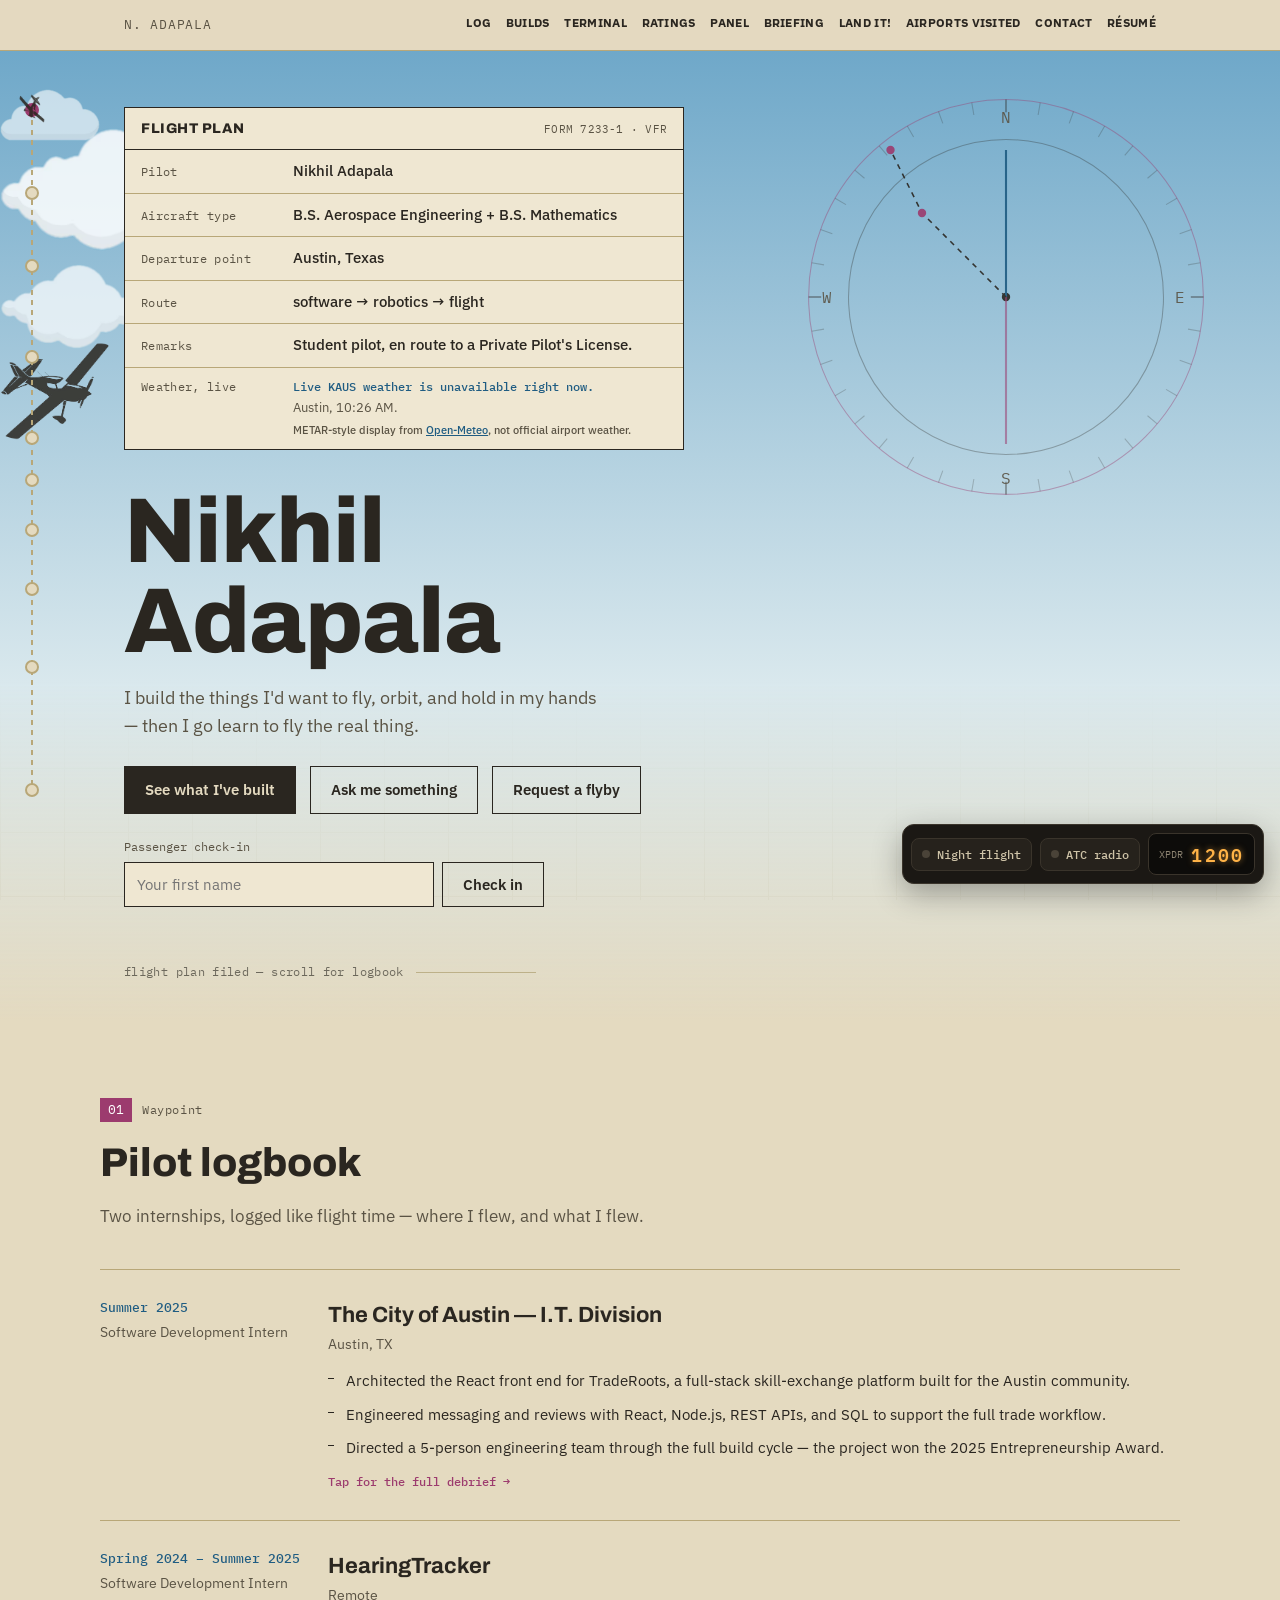
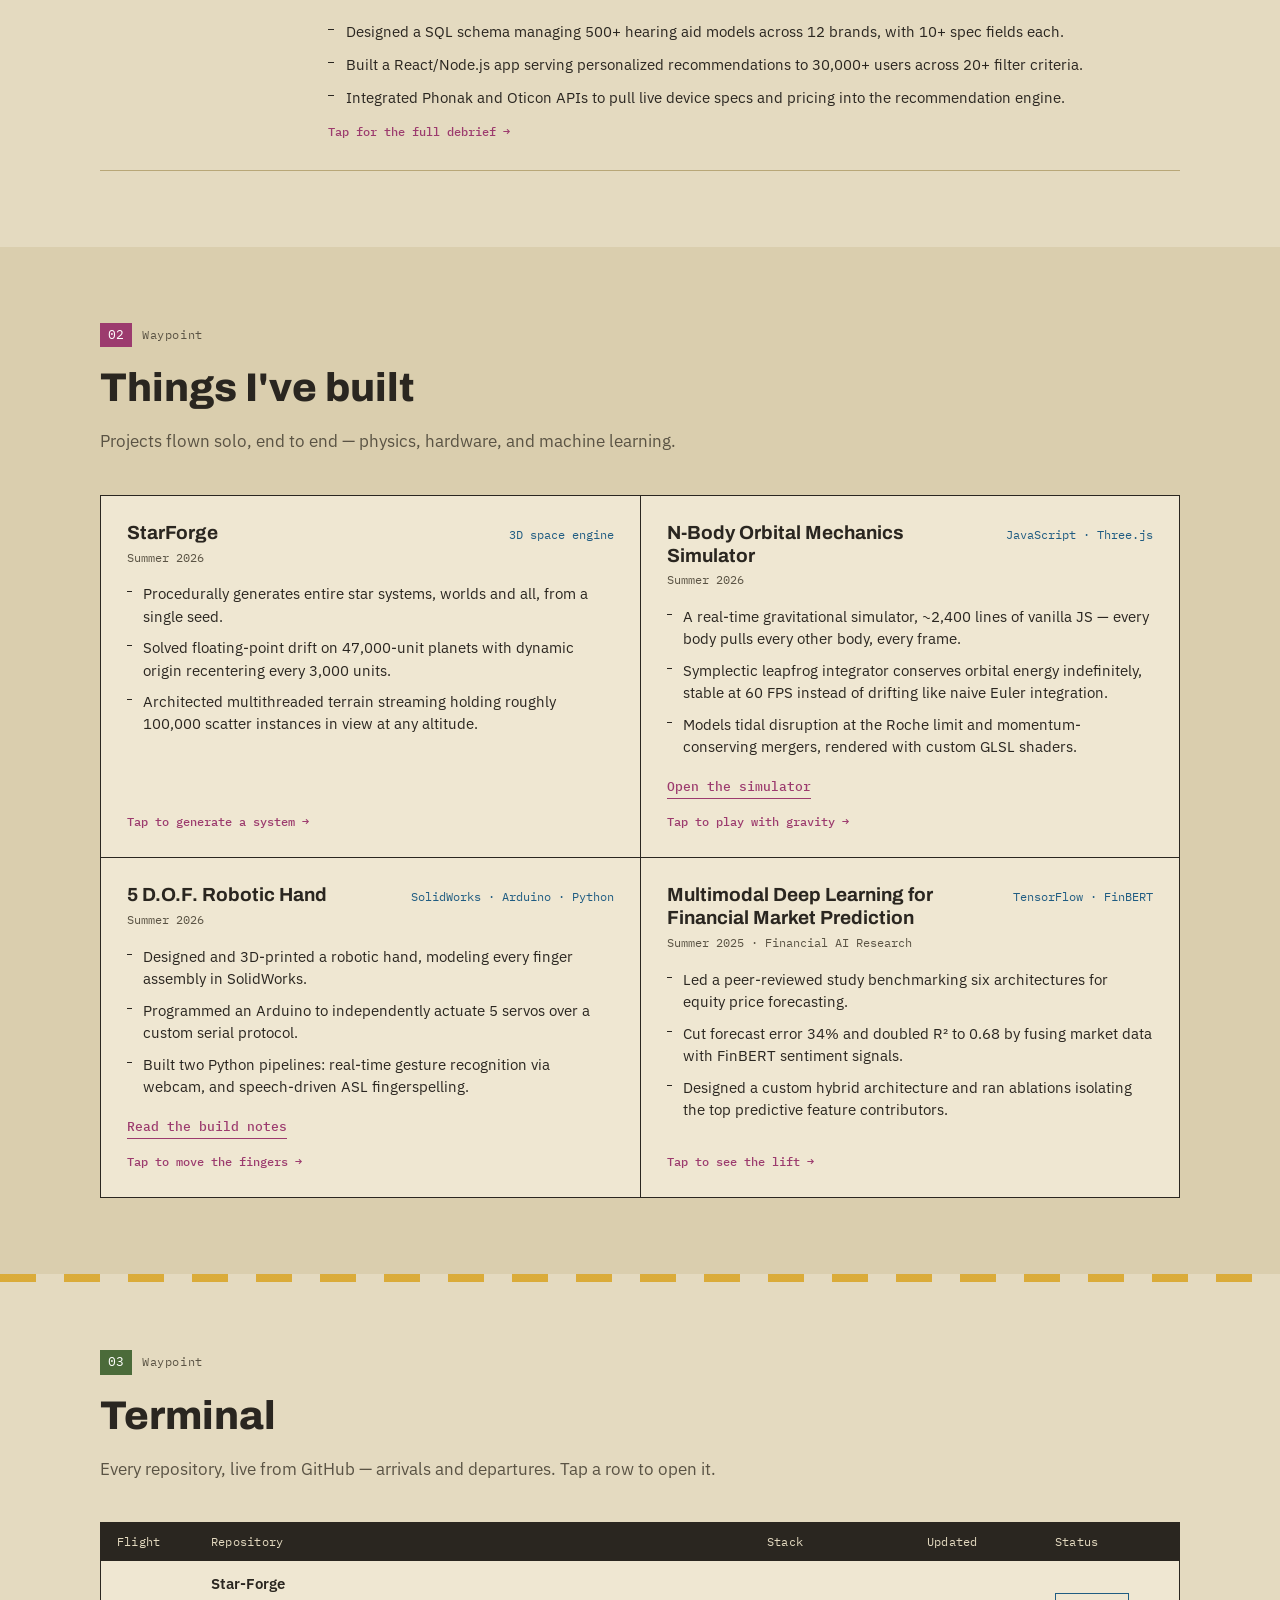
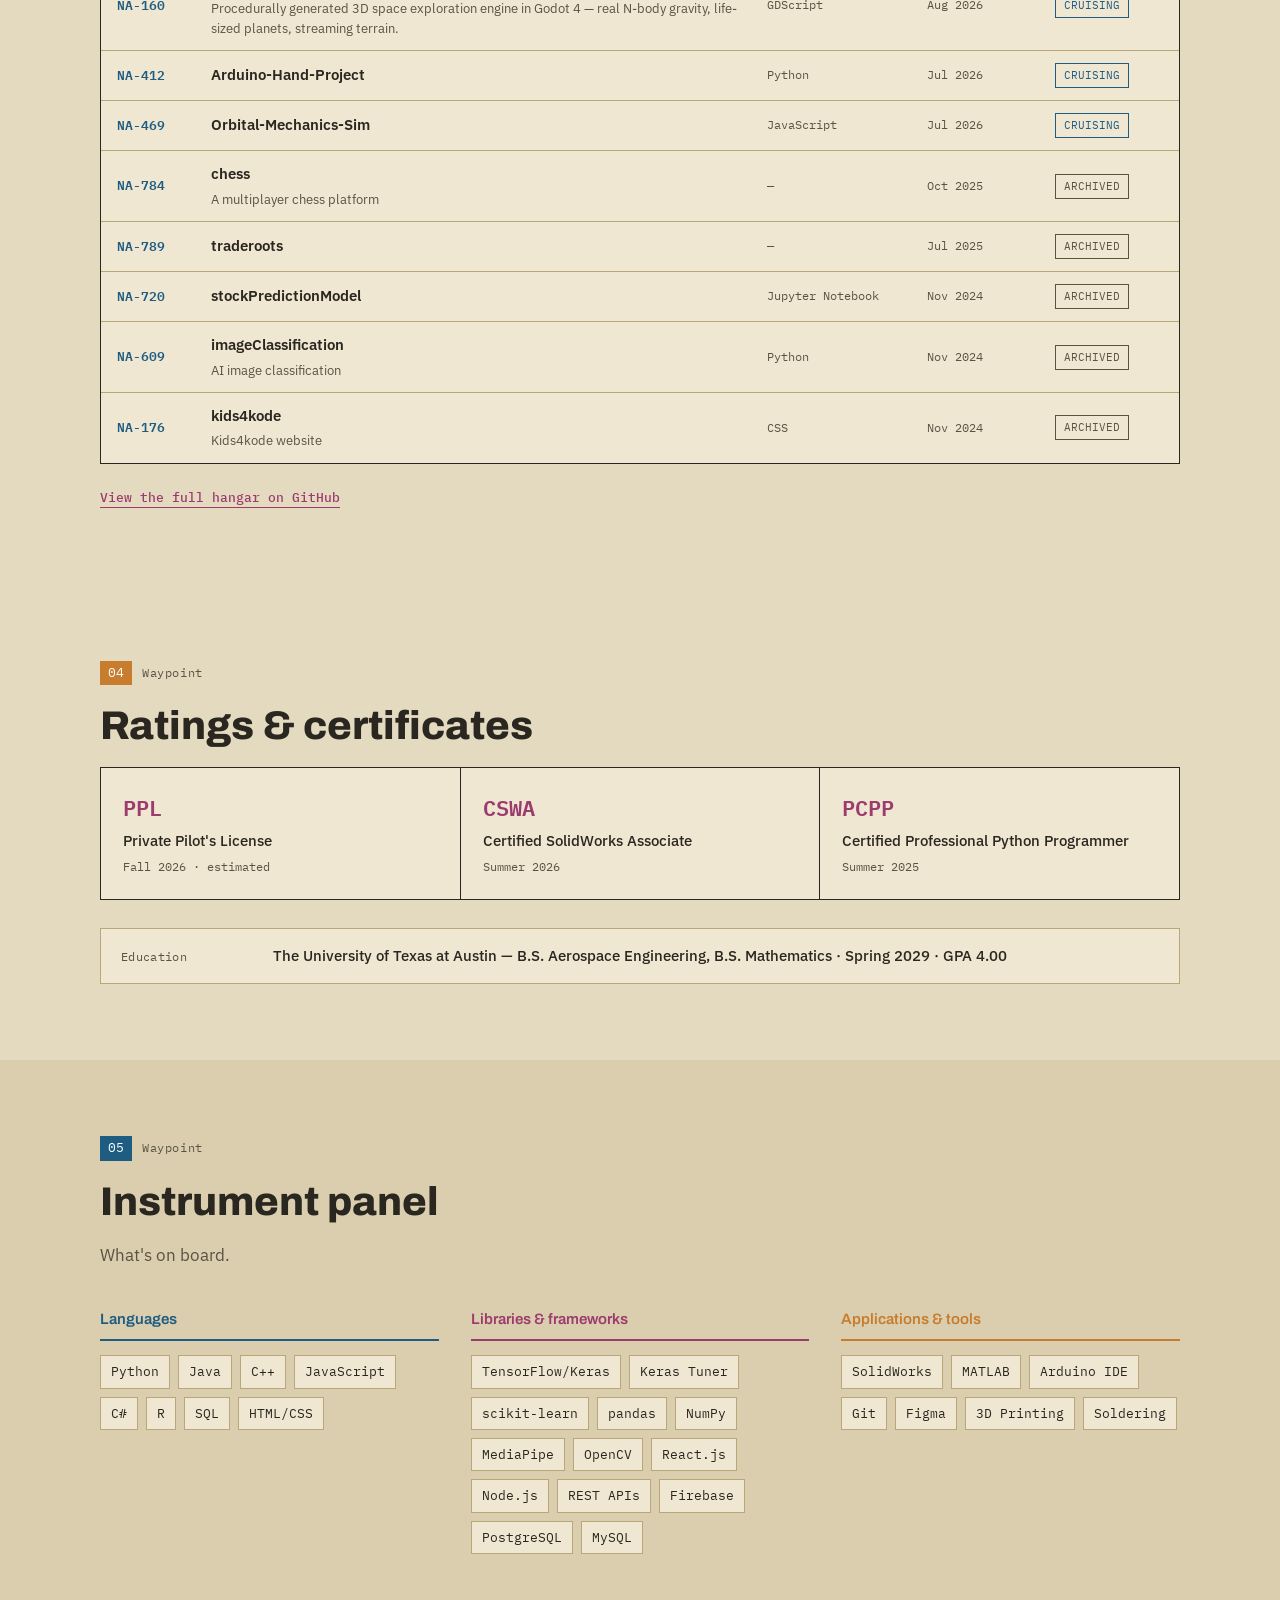
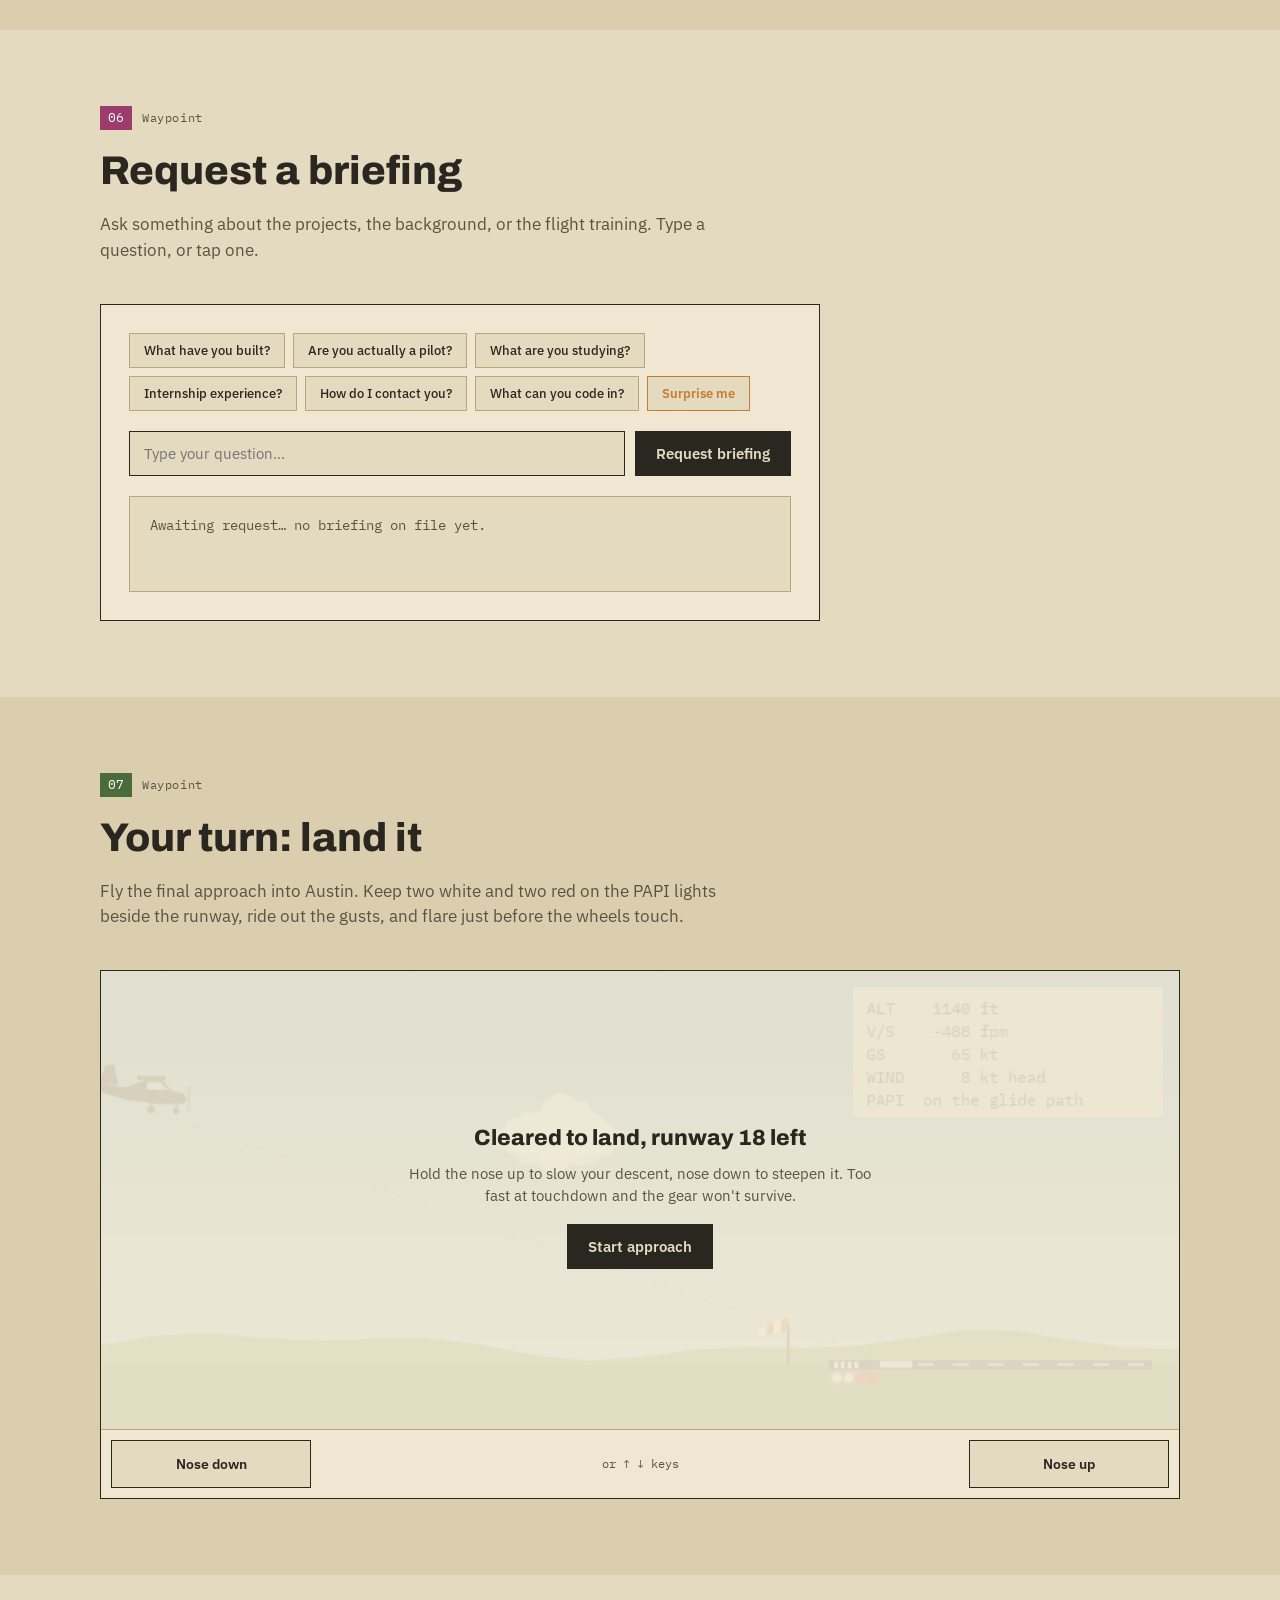
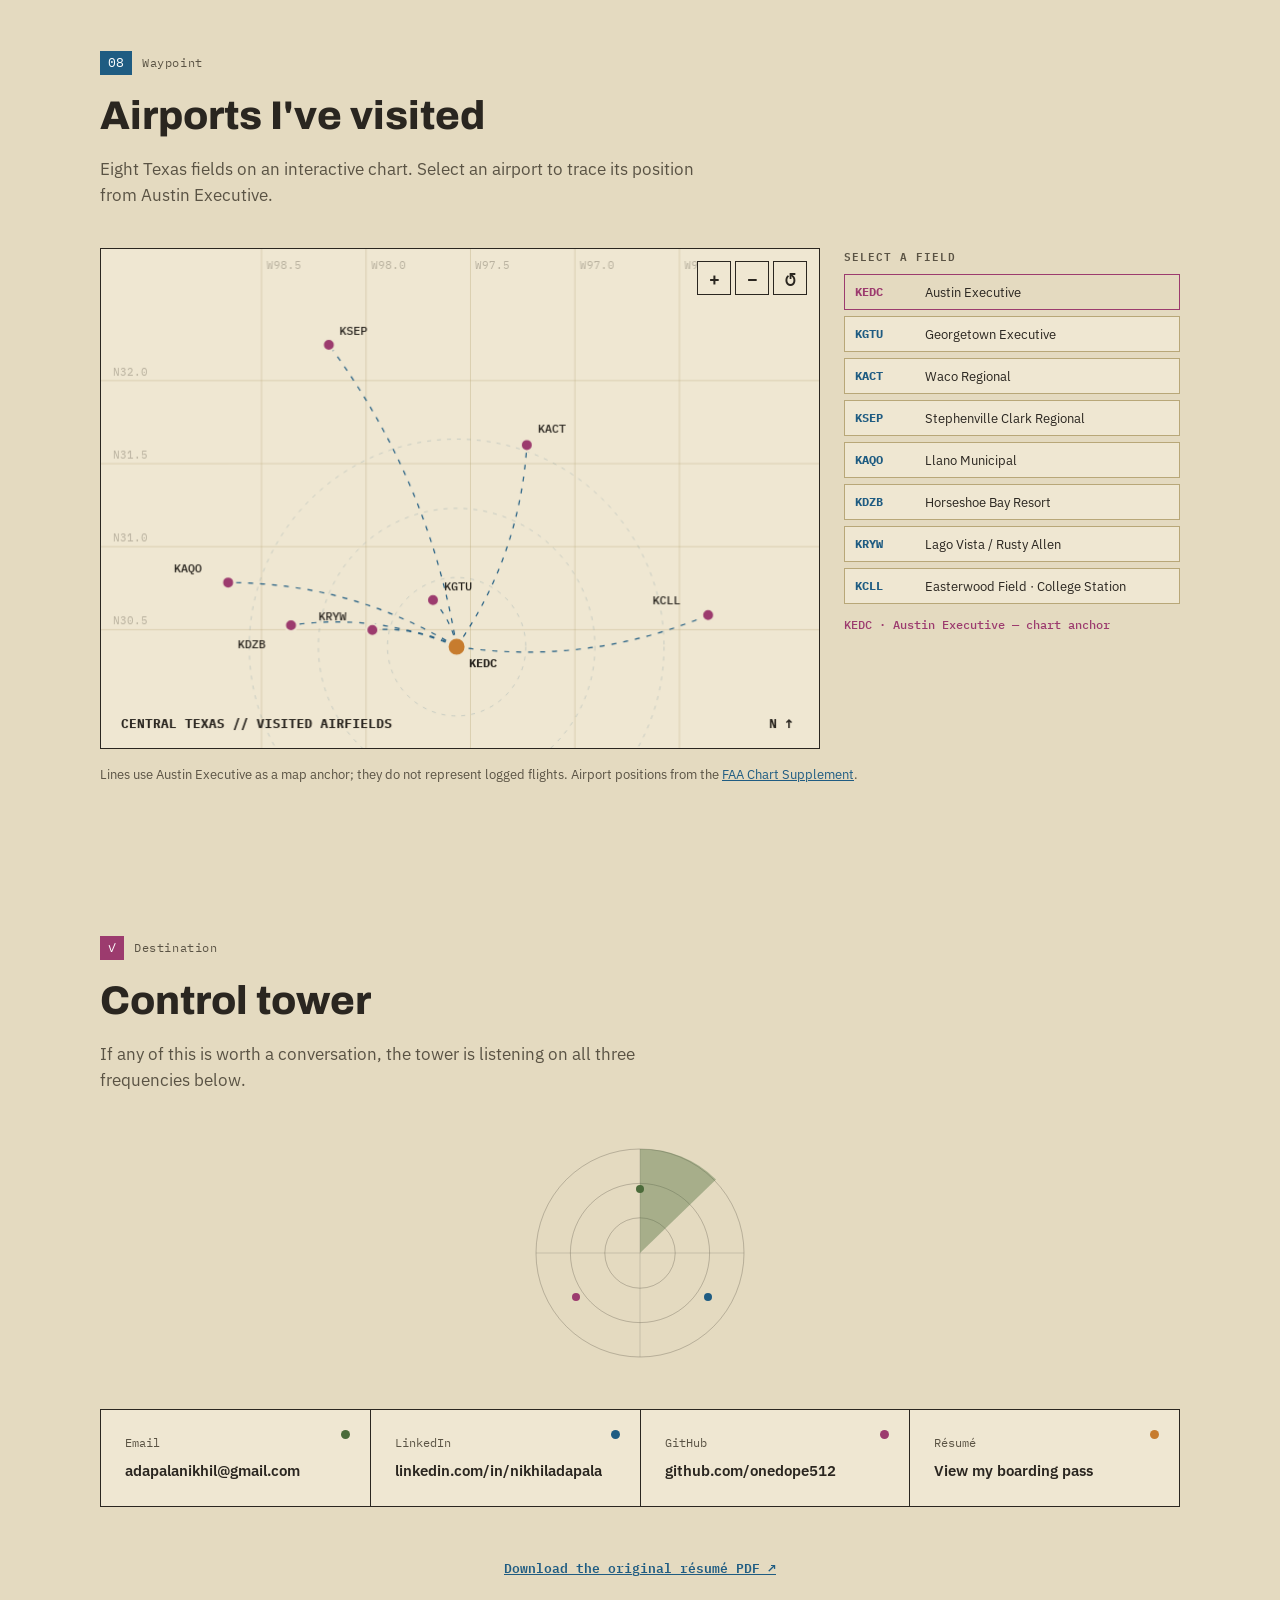
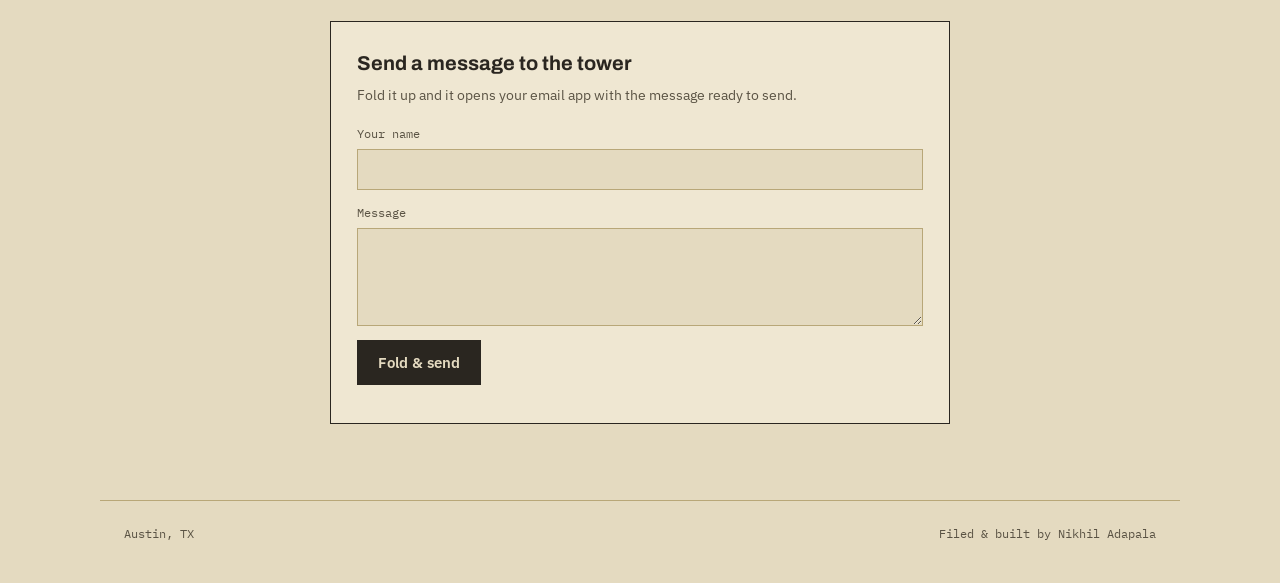
<file: index.html>
<!DOCTYPE html>
<html lang="en">
<head>
<meta charset="UTF-8">
<meta name="viewport" content="width=device-width, initial-scale=1.0">
<title>Nikhil Adapala — Flight Plan</title>
<meta name="description" content="Nikhil Adapala — Aerospace Engineering & Mathematics, UT Austin. Software, robotics, and flight.">
<meta name="theme-color" content="#6FA8C9">
<meta property="og:type" content="website">
<meta property="og:title" content="Nikhil Adapala — Flight Plan">
<meta property="og:description" content="Aerospace Engineering & Mathematics at UT Austin. Student pilot. Builds space engines, robotic hands, and gravity simulators.">
<meta property="og:image" content="og-image.png">
<meta property="og:image:width" content="1200">
<meta property="og:image:height" content="630">
<meta name="twitter:card" content="summary_large_image">
<meta name="twitter:title" content="Nikhil Adapala — Flight Plan">
<meta name="twitter:description" content="Aerospace Engineering & Mathematics at UT Austin. Student pilot. Builds space engines, robotic hands, and gravity simulators.">
<meta name="twitter:image" content="og-image.png">
<link rel="icon" type="image/png" href="favicon.png">
<link rel="apple-touch-icon" href="apple-touch-icon.png">
<link rel="stylesheet" href="page-transition.css">
<script src="page-transition.js" defer></script>
<script>
try{
  const root = document.documentElement;
  const hour = Number(new Intl.DateTimeFormat('en-US', { timeZone: 'America/Chicago', hour: 'numeric', hourCycle: 'h23' }).format(new Date()));
  root.dataset.sky = hour < 6 || hour >= 20 ? 'night' : hour < 8 ? 'dawn' : hour >= 18 ? 'dusk' : 'day';
  const override = sessionStorage.getItem('themeOverride');
  if(override === 'day') root.classList.add('force-day');
  else if(override === 'night' || (!override && localStorage.getItem('night') === '1')) root.classList.add('night');
}catch(e){}
</script>
<link rel="preconnect" href="https://fonts.googleapis.com">
<link rel="preconnect" href="https://fonts.gstatic.com" crossorigin>
<link href="https://fonts.googleapis.com/css2?family=Archivo:wght@500;700;800&family=IBM+Plex+Mono:wght@400;500;600&family=IBM+Plex+Sans:wght@400;500;600&display=swap" rel="stylesheet">
<link rel="stylesheet" href="styles.css">
</head>
<body>

<div class="chart-texture" aria-hidden="true"></div>

<header class="topbar">
  <div class="topbar-inner">
    <span class="tag">N. ADAPALA</span>
    <button class="nav-toggle" id="navToggle" type="button" aria-controls="topnav" aria-expanded="false">DASH <span class="nav-toggle-chevron" aria-hidden="true">▾</span></button>
    <nav class="topnav" id="topnav" aria-label="Flight dash">
      <a href="#log">LOG</a>
      <a href="#builds">BUILDS</a>
      <a href="#terminal">TERMINAL</a>
      <a href="#ratings">RATINGS</a>
      <a href="#panel">PANEL</a>
      <a href="#briefing">BRIEFING</a>
      <a href="#pattern">LAND IT!</a>
      <a href="#destinations">AIRPORTS VISITED</a>
      <a href="#destination">CONTACT</a>
      <a href="resume.html" data-page-transition>RÉSUMÉ</a>
    </nav>
  </div>
  <div class="route-bar" aria-hidden="true">
    <div class="route-bar-fill" id="routeBarFill">
      <img class="route-bar-plane" src="plane-icon.png" alt="">
    </div>
  </div>
</header>

<nav class="route-rail" id="routeRail" aria-label="Flight progress">
  <div class="route-track"><div class="route-progress" id="routeProgress"></div></div>
  <div class="route-dots" id="routeDots"></div>
  <img class="route-plane" id="routePlane" src="plane-icon.png" alt="">
</nav>

<div class="squawk-banner" id="squawkBanner" role="alert" hidden>
  <p class="squawk-text" id="squawkText"></p>
  <span class="light-gun" id="lightGun" aria-hidden="true"></span>
  <div class="squawk-actions" id="squawkActions"></div>
</div>
<div class="emergency-frame" aria-hidden="true"></div>

<main>

  <!-- ============ HERO : FLIGHT PLAN ============ -->
  <section class="hero" id="top">
    <div class="sky" aria-hidden="true">
      <div class="stars"></div>
      <div class="rain"></div>
      <img class="cloud cloud-a" src="clouds/cloud-2.png" alt="">
      <img class="cloud cloud-b" src="clouds/cloud-4.png" alt="">
      <img class="cloud cloud-c" src="clouds/cloud-6.png" alt="">
      <a class="plane" id="heroPlane" tabindex="-1" href="https://linkedin.com/in/nikhiladapala" target="_blank" rel="noopener" aria-label="Nikhil on LinkedIn" title="Fly to LinkedIn">
        <img class="plane-img" src="plane-icon.png" alt="">
      </a>
    </div>
    <div class="hero-inner">
      <div class="plan-card">
        <div class="plan-head">
          <span>FLIGHT PLAN</span>
          <span class="plan-head-sub">FORM 7233-1 · VFR</span>
        </div>
        <div class="plan-grid">
          <div class="plan-field">
            <span class="field-label">Pilot</span>
            <span class="field-value">Nikhil Adapala</span>
          </div>
          <div class="plan-field">
            <span class="field-label">Aircraft type</span>
            <span class="field-value">B.S. Aerospace Engineering + B.S. Mathematics</span>
          </div>
          <div class="plan-field">
            <span class="field-label">Departure point</span>
            <span class="field-value">Austin, Texas</span>
          </div>
          <div class="plan-field">
            <span class="field-label">Route</span>
            <span class="field-value">software &#8594; robotics &#8594; flight</span>
          </div>
          <div class="plan-field">
            <span class="field-label">Remarks</span>
            <span class="field-value">Student pilot, en route to a Private Pilot's License.</span>
          </div>
          <div class="plan-field">
            <span class="field-label">Weather, live</span>
            <span class="field-value">
              <span class="metar" id="metarLine">Fetching KAUS weather&hellip;</span>
              <span class="metar-plain" id="metarPlain"></span>
              <span class="weather-source">METAR-style display from <a href="https://open-meteo.com/" target="_blank" rel="noopener">Open-Meteo</a>, not official airport weather.</span>
            </span>
          </div>
        </div>
      </div>

      <div class="hero-title-block">
        <h1 class="hero-title">Nikhil<br>Adapala</h1>
        <p class="hero-sub">I build the things I'd want to fly, orbit, and hold in my hands — then I go learn to fly the real thing.</p>
        <div class="hero-actions">
          <a class="btn btn-primary" href="#builds">See what I've built</a>
          <a class="btn btn-ghost" href="#briefing">Ask me something</a>
          <button type="button" class="btn btn-ghost" id="flybyBtn">Request a flyby</button>
        </div>
        <form class="checkin" id="checkinForm" autocomplete="off">
          <label class="checkin-label" for="checkinName">Passenger check-in</label>
          <div class="checkin-row">
            <input type="text" id="checkinName" placeholder="Your first name" maxlength="24">
            <button type="submit" class="btn btn-ghost">Check in</button>
          </div>
        </form>
        <div class="checkin-greeting" id="checkinGreeting" aria-live="polite" hidden>
          <p class="checkin-hello" id="checkinHello"></p>
          <p class="checkin-phonetic" id="checkinPhonetic"></p>
          <button type="button" class="checkin-reset" id="checkinReset">Not you? Check in again</button>
        </div>
      </div>

      <svg class="compass" viewBox="0 0 400 400" aria-hidden="true">
        <circle cx="200" cy="200" r="188" class="c-ring c-ring-outer"/>
        <circle cx="200" cy="200" r="150" class="c-ring"/>
        <circle cx="200" cy="200" r="4" class="c-hub"/>
        <g class="c-ticks"></g>
        <text x="200" y="34" class="c-dir">N</text>
        <text x="366" y="206" class="c-dir">E</text>
        <text x="200" y="378" class="c-dir">S</text>
        <text x="30" y="206" class="c-dir">W</text>
        <line x1="200" y1="200" x2="200" y2="60" class="c-needle c-needle-main"/>
        <line x1="200" y1="200" x2="200" y2="340" class="c-needle c-needle-tail"/>
        <path class="route-line" d="M 200 200 L 120 120 L 90 60" />
        <circle cx="120" cy="120" r="4" class="waypoint-dot"/>
        <circle cx="90" cy="60" r="4" class="waypoint-dot"/>
      </svg>
    </div>
    <div class="scroll-cue" aria-hidden="true">
      <span>flight plan filed — scroll for logbook</span>
      <span class="scroll-line"></span>
    </div>
  </section>

  <!-- ============ WAYPOINT 1 : LOGBOOK ============ -->
  <section class="section" id="log">
    <div class="section-inner">
      <div class="waypoint-marker"><span class="wp-num">01</span><span class="wp-label">Waypoint</span></div>
      <h2 class="section-title">Pilot logbook</h2>
      <p class="section-lede">Two internships, logged like flight time — where I flew, and what I flew.</p>

      <div class="logbook">
        <article class="log-entry" data-modal="traderoots" role="button" tabindex="0">
          <div class="log-meta">
            <span class="log-date">Summer 2025</span>
            <span class="log-role">Software Development Intern</span>
          </div>
          <div class="log-body">
            <h3>The City of Austin — I.T. Division</h3>
            <p class="log-loc">Austin, TX</p>
            <ul>
              <li>Architected the React front end for TradeRoots, a full-stack skill-exchange platform built for the Austin community.</li>
              <li>Engineered messaging and reviews with React, Node.js, REST APIs, and SQL to support the full trade workflow.</li>
              <li>Directed a 5-person engineering team through the full build cycle — the project won the 2025 Entrepreneurship Award.</li>
            </ul>
            <span class="tap-hint">Tap for the full debrief &#8594;</span>
          </div>
        </article>

        <article class="log-entry" data-modal="hearingtracker" role="button" tabindex="0">
          <div class="log-meta">
            <span class="log-date">Spring 2024 &ndash; Summer 2025</span>
            <span class="log-role">Software Development Intern</span>
          </div>
          <div class="log-body">
            <h3>HearingTracker</h3>
            <p class="log-loc">Remote</p>
            <ul>
              <li>Designed a SQL schema managing 500+ hearing aid models across 12 brands, with 10+ spec fields each.</li>
              <li>Built a React/Node.js app serving personalized recommendations to 30,000+ users across 20+ filter criteria.</li>
              <li>Integrated Phonak and Oticon APIs to pull live device specs and pricing into the recommendation engine.</li>
            </ul>
            <span class="tap-hint">Tap for the full debrief &#8594;</span>
          </div>
        </article>
      </div>
    </div>
  </section>

  <!-- ============ WAYPOINT 2 : BUILDS ============ -->
  <section class="section section-alt" id="builds">
    <div class="section-inner">
      <div class="waypoint-marker"><span class="wp-num">02</span><span class="wp-label">Waypoint</span></div>
      <h2 class="section-title">Things I've built</h2>
      <p class="section-lede">Projects flown solo, end to end — physics, hardware, and machine learning.</p>

      <div class="builds-grid">

        <article class="build-card" data-modal="starforge" role="button" tabindex="0">
          <div class="build-top">
            <h3>StarForge</h3>
            <span class="build-tag">3D space engine</span>
          </div>
          <p class="build-when">Summer 2026</p>
          <ul>
            <li>Procedurally generates entire star systems, worlds and all, from a single seed.</li>
            <li>Solved floating-point drift on 47,000-unit planets with dynamic origin recentering every 3,000 units.</li>
            <li>Architected multithreaded terrain streaming holding roughly 100,000 scatter instances in view at any altitude.</li>
          </ul>
          <span class="tap-hint">Tap to generate a system &#8594;</span>
        </article>

        <article class="build-card" data-modal="orbital" role="button" tabindex="0">
          <div class="build-top">
            <h3>N-Body Orbital Mechanics Simulator</h3>
            <span class="build-tag">JavaScript &middot; Three.js</span>
          </div>
          <p class="build-when">Summer 2026</p>
          <ul>
            <li>A real-time gravitational simulator, ~2,400 lines of vanilla JS — every body pulls every other body, every frame.</li>
            <li>Symplectic leapfrog integrator conserves orbital energy indefinitely, stable at 60 FPS instead of drifting like naive Euler integration.</li>
            <li>Models tidal disruption at the Roche limit and momentum-conserving mergers, rendered with custom GLSL shaders.</li>
          </ul>
          <a class="build-link" href="orbital_simulator.html" onclick="event.stopPropagation()">Open the simulator</a>
          <span class="tap-hint">Tap to play with gravity &#8594;</span>
        </article>

        <article class="build-card" data-modal="hand" role="button" tabindex="0">
          <div class="build-top">
            <h3>5 D.O.F. Robotic Hand</h3>
            <span class="build-tag">SolidWorks &middot; Arduino &middot; Python</span>
          </div>
          <p class="build-when">Summer 2026</p>
          <ul>
            <li>Designed and 3D-printed a robotic hand, modeling every finger assembly in SolidWorks.</li>
            <li>Programmed an Arduino to independently actuate 5 servos over a custom serial protocol.</li>
            <li>Built two Python pipelines: real-time gesture recognition via webcam, and speech-driven ASL fingerspelling.</li>
          </ul>
          <a class="build-link" href="ROBOTIC_HAND_README.md" onclick="event.stopPropagation()">Read the build notes</a>
          <span class="tap-hint">Tap to move the fingers &#8594;</span>
        </article>

        <article class="build-card" data-modal="finml" role="button" tabindex="0">
          <div class="build-top">
            <h3>Multimodal Deep Learning for Financial Market Prediction</h3>
            <span class="build-tag">TensorFlow &middot; FinBERT</span>
          </div>
          <p class="build-when">Summer 2025 &middot; Financial AI Research</p>
          <ul>
            <li>Led a peer-reviewed study benchmarking six architectures for equity price forecasting.</li>
            <li>Cut forecast error 34% and doubled R&sup2; to 0.68 by fusing market data with FinBERT sentiment signals.</li>
            <li>Designed a custom hybrid architecture and ran ablations isolating the top predictive feature contributors.</li>
          </ul>
          <span class="tap-hint">Tap to see the lift &#8594;</span>
        </article>

      </div>
    </div>
  </section>

  <!-- ============ WAYPOINT 3 : TERMINAL ============ -->
  <section class="section terminal-section" id="terminal">
    <div class="runway" aria-hidden="true"></div>
    <div class="section-inner">
      <div class="waypoint-marker"><span class="wp-num wp-green">03</span><span class="wp-label">Waypoint</span></div>
      <h2 class="section-title">Terminal</h2>
      <p class="section-lede">Every repository, live from GitHub — arrivals and departures. Tap a row to open it.</p>

      <div class="board" id="board">
        <div class="board-head">
          <span>Flight</span><span class="board-head-name">Repository</span><span>Stack</span><span>Updated</span><span>Status</span>
        </div>
        <div class="board-rows" id="boardRows">
          <p class="board-loading">Pulling live board from github.com/onedope512&hellip;</p>
        </div>
      </div>
      <a class="build-link" href="https://github.com/onedope512" target="_blank" rel="noopener">View the full hangar on GitHub</a>
    </div>
  </section>

  <!-- ============ WAYPOINT 4 : RATINGS ============ -->
  <section class="section" id="ratings">
    <div class="section-inner">
      <div class="waypoint-marker"><span class="wp-num wp-amber">04</span><span class="wp-label">Waypoint</span></div>
      <h2 class="section-title">Ratings &amp; certificates</h2>
      <div class="ratings-row">
        <div class="rating-card">
          <span class="rating-code">PPL</span>
          <span class="rating-name">Private Pilot's License</span>
          <span class="rating-when">Fall 2026 &middot; estimated</span>
        </div>
        <div class="rating-card">
          <span class="rating-code">CSWA</span>
          <span class="rating-name">Certified SolidWorks Associate</span>
          <span class="rating-when">Summer 2026</span>
        </div>
        <div class="rating-card">
          <span class="rating-code">PCPP</span>
          <span class="rating-name">Certified Professional Python Programmer</span>
          <span class="rating-when">Summer 2025</span>
        </div>
      </div>
      <div class="education-strip">
        <span class="field-label">Education</span>
        <span class="field-value">The University of Texas at Austin — B.S. Aerospace Engineering, B.S. Mathematics &middot; Spring 2029 &middot; GPA 4.00</span>
      </div>
    </div>
  </section>

  <!-- ============ WAYPOINT 4 : INSTRUMENT PANEL ============ -->
  <section class="section section-alt" id="panel">
    <div class="section-inner">
      <div class="waypoint-marker"><span class="wp-num wp-blue">05</span><span class="wp-label">Waypoint</span></div>
      <h2 class="section-title">Instrument panel</h2>
      <p class="section-lede">What's on board.</p>

      <div class="panel-grid">
        <div class="panel-group">
          <h3>Languages</h3>
          <div class="chips">
            <span>Python</span><span>Java</span><span>C++</span><span>JavaScript</span><span>C#</span><span>R</span><span>SQL</span><span>HTML/CSS</span>
          </div>
        </div>
        <div class="panel-group">
          <h3>Libraries &amp; frameworks</h3>
          <div class="chips">
            <span>TensorFlow/Keras</span><span>Keras Tuner</span><span>scikit-learn</span><span>pandas</span><span>NumPy</span><span>MediaPipe</span><span>OpenCV</span><span>React.js</span><span>Node.js</span><span>REST APIs</span><span>Firebase</span><span>PostgreSQL</span><span>MySQL</span>
          </div>
        </div>
        <div class="panel-group">
          <h3>Applications &amp; tools</h3>
          <div class="chips">
            <span>SolidWorks</span><span>MATLAB</span><span>Arduino IDE</span><span>Git</span><span>Figma</span><span>3D Printing</span><span>Soldering</span>
          </div>
        </div>
      </div>
    </div>
  </section>

  <!-- ============ WAYPOINT 5 : BRIEFING ============ -->
  <section class="section" id="briefing">
    <div class="section-inner">
      <div class="waypoint-marker"><span class="wp-num wp-magenta">06</span><span class="wp-label">Waypoint</span></div>
      <h2 class="section-title">Request a briefing</h2>
      <p class="section-lede">Ask something about the projects, the background, or the flight training. Type a question, or tap one.</p>

      <div class="briefing-box">
        <div class="briefing-chips">
          <button type="button" class="chip-btn" data-q="What have you built?">What have you built?</button>
          <button type="button" class="chip-btn" data-q="Are you actually a pilot?">Are you actually a pilot?</button>
          <button type="button" class="chip-btn" data-q="What are you studying?">What are you studying?</button>
          <button type="button" class="chip-btn" data-q="What was your internship experience?">Internship experience?</button>
          <button type="button" class="chip-btn" data-q="How do I contact you?">How do I contact you?</button>
          <button type="button" class="chip-btn" data-q="What can you code in?">What can you code in?</button>
          <button type="button" class="chip-btn chip-btn-surprise" id="surpriseBtn">Surprise me</button>
        </div>

        <form class="briefing-form" id="briefingForm">
          <input type="text" id="briefingInput" placeholder="Type your question&hellip;" autocomplete="off">
          <button type="submit" class="btn btn-primary">Request briefing</button>
        </form>

        <div class="briefing-output" id="briefingOutput" aria-live="polite">
          <p class="briefing-placeholder">Awaiting request&hellip; no briefing on file yet.</p>
        </div>
      </div>
    </div>
  </section>

  <!-- ============ WAYPOINT 7 : PATTERN WORK (LANDING GAME) ============ -->
  <section class="section section-alt" id="pattern">
    <div class="section-inner">
      <div class="waypoint-marker"><span class="wp-num wp-green">07</span><span class="wp-label">Waypoint</span></div>
      <h2 class="section-title">Your turn: land it</h2>
      <p class="section-lede">Fly the final approach into Austin. Keep two white and two red on the PAPI lights beside the runway, ride out the gusts, and flare just before the wheels touch.</p>

      <div class="game" id="game">
        <canvas id="gameCanvas" aria-label="Landing game. Use the up and down arrow keys or the nose buttons to fly the approach."></canvas>
        <div class="game-overlay" id="gameOverlay">
          <p class="game-title" id="gameTitle">Cleared to land, runway 18 left</p>
          <p class="game-msg" id="gameMsg">Hold the nose up to slow your descent, nose down to steepen it. Too fast at touchdown and the gear won't survive.</p>
          <button type="button" class="btn btn-primary" id="gameStart">Start approach</button>
          <p class="game-best" id="gameBest"></p>
        </div>
        <div class="game-controls">
          <button type="button" class="game-btn" id="noseDown">Nose down</button>
          <span class="game-keys">or &uarr; &darr; keys</span>
          <button type="button" class="game-btn" id="noseUp">Nose up</button>
        </div>
        <p class="game-badge" id="gameBadge" hidden>Licensed pilot &mdash; earned with a landing score of 80 or better</p>
      </div>
    </div>
  </section>

  <!-- ============ WAYPOINT 8 : AIRPORTS VISITED ============ -->
  <section class="section" id="destinations">
    <div class="section-inner">
      <div class="waypoint-marker"><span class="wp-num wp-blue">08</span><span class="wp-label">Waypoint</span></div>
      <h2 class="section-title">Airports I've visited</h2>
      <p class="section-lede">Eight Texas fields on an interactive chart. Select an airport to trace its position from Austin Executive.</p>
      <div class="globe-wrap">
        <div class="airport-map">
          <canvas id="globeCanvas" aria-label="Interactive map of eight Texas airports Nikhil has visited"></canvas>
          <div class="airport-map-controls" aria-label="Map zoom">
            <button type="button" id="mapZoomIn" aria-label="Zoom map in">+</button>
            <button type="button" id="mapZoomOut" aria-label="Zoom map out">−</button>
            <button type="button" id="mapReset" aria-label="Reset map view">↺</button>
          </div>
        </div>
        <div class="airport-list">
          <p class="airport-list-label">SELECT A FIELD</p>
          <div class="globe-places" id="globePlaces"></div>
          <p class="airport-selection" id="airportSelection" aria-live="polite"></p>
        </div>
      </div>
      <p class="map-note">Lines use Austin Executive as a map anchor; they do not represent logged flights. Airport positions from the <a href="https://www.faa.gov/air_traffic/flight_info/aeronav/digital_products/dafd/" target="_blank" rel="noopener">FAA Chart Supplement</a>.</p>
    </div>
  </section>

  <!-- ============ DESTINATION ============ -->
  <section class="section destination" id="destination">
    <div class="section-inner">
      <div class="waypoint-marker"><span class="wp-num">&#10003;</span><span class="wp-label">Destination</span></div>
      <h2 class="section-title">Control tower</h2>
      <p class="section-lede">If any of this is worth a conversation, the tower is listening on all three frequencies below.</p>

      <div class="tower">
        <svg class="radar" viewBox="0 0 300 300" aria-hidden="true">
          <circle cx="150" cy="150" r="130" class="radar-ring"/>
          <circle cx="150" cy="150" r="87" class="radar-ring"/>
          <circle cx="150" cy="150" r="44" class="radar-ring"/>
          <line x1="150" y1="20" x2="150" y2="280" class="radar-cross"/>
          <line x1="20" y1="150" x2="280" y2="150" class="radar-cross"/>
          <g class="radar-sweep-group">
            <path d="M150 150 L150 20 A130 130 0 0 1 245 58 Z" class="radar-sweep"/>
          </g>
          <circle cx="150" cy="70" r="5" class="radar-blip blip-email"/>
          <circle cx="235" cy="205" r="5" class="radar-blip blip-linkedin"/>
          <circle cx="70" cy="205" r="5" class="radar-blip blip-github"/>
        </svg>

        <div class="destination-grid">
          <a class="dest-card" href="mailto:adapalanikhil@gmail.com">
            <span class="dest-dot dest-dot-email" aria-hidden="true"></span>
            <span class="dest-label">Email</span>
            <span class="dest-value">adapalanikhil@gmail.com</span>
          </a>
          <a class="dest-card" href="https://linkedin.com/in/nikhiladapala" target="_blank" rel="noopener">
            <span class="dest-dot dest-dot-linkedin" aria-hidden="true"></span>
            <span class="dest-label">LinkedIn</span>
            <span class="dest-value">linkedin.com/in/nikhiladapala</span>
          </a>
          <a class="dest-card" href="https://github.com/onedope512" target="_blank" rel="noopener">
            <span class="dest-dot dest-dot-github" aria-hidden="true"></span>
            <span class="dest-label">GitHub</span>
            <span class="dest-value">github.com/onedope512</span>
          </a>
          <a class="dest-card" href="resume.html" data-page-transition>
            <span class="dest-dot dest-dot-resume" aria-hidden="true"></span>
            <span class="dest-label">Résumé</span>
            <span class="dest-value">View my boarding pass</span>
          </a>
        </div>
        <a class="resume-direct" href="Nikhil-Adapala-Resume.pdf" download="Nikhil-Adapala-Resume.pdf">Download the original résumé PDF ↗</a>

        <div class="paper-wrap">
          <form class="paper-form" id="paperForm">
            <h3 class="paper-title">Send a message to the tower</h3>
            <p class="paper-note">Fold it up and it opens your email app with the message ready to send.</p>
            <label class="paper-field">
              <span>Your name</span>
              <input type="text" id="paperName" maxlength="60" autocomplete="name">
            </label>
            <label class="paper-field">
              <span>Message</span>
              <textarea id="paperMsg" rows="4" maxlength="2000" required></textarea>
            </label>
            <button type="submit" class="btn btn-primary">Fold &amp; send</button>
            <p class="paper-status" id="paperStatus" aria-live="polite"></p>
          </form>
          <svg class="paper-plane" id="paperPlane" viewBox="0 0 64 40" aria-hidden="true">
            <path d="M2 21 L62 2 L36 38 L29 25 Z" class="paper-plane-body"/>
            <path d="M29 25 L62 2 L22 22 Z" class="paper-plane-fold"/>
          </svg>
        </div>
      </div>
    </div>
  </section>

</main>

<div class="modal-overlay" id="modalOverlay">

  <!-- ============ MODAL: STARFORGE ============ -->
  <div class="modal-panel theme-starforge" data-panel="starforge" role="dialog" aria-modal="true" aria-labelledby="title-starforge">
    <div class="modal-fx" aria-hidden="true"></div>
    <button class="modal-close" type="button" data-modal-close aria-label="Close">&times;</button>
    <div class="modal-head">
      <span class="modal-kicker">Software project &middot; Summer 2026</span>
      <h3 id="title-starforge">StarForge</h3>
      <p class="modal-sub">A procedural 3D space engine — full star systems from a single number</p>
    </div>
    <div class="modal-body">
      <p>StarForge turns one seed into an entire star system: a star, its planets, and every scattered rock and dune on them. Feed it the same seed twice and you get the exact same universe back — same star class, same worlds, same terrain, down to the last placed instance. That determinism is what makes a one-person space engine possible: nothing has to be hand-placed or saved to disk, it just has to be re-derivable.</p>
      <p>The hard part wasn't generating a planet, it was standing on one. At a scale of 47,000 units, 32-bit floating point stops being precise enough — jitter and z-fighting creep in the farther you get from the origin. StarForge fixes this by silently recentering the origin on the player every 3,000 units, so the numbers in play never get large enough to lose precision. Terrain itself streams in on multiple threads, keeping around 100,000 scatter instances (grass, rock, debris) resident at any given altitude, from orbit down to the surface.</p>

      <div class="widget widget-starforge">
        <div class="widget-label">System generator</div>
        <canvas id="starforgeCanvas" width="440" height="230" aria-label="Generated star system preview"></canvas>
        <div class="widget-readout" id="starforgeReadout">Seed 0 &middot; generating&hellip;</div>
        <div class="widget-controls">
          <label class="widget-field">
            <span>Seed</span>
            <input type="number" id="starforgeSeed" value="4821" min="0" max="999999" step="1">
          </label>
          <button type="button" class="btn btn-widget" id="starforgeReroll">Reroll seed</button>
        </div>
      </div>
    </div>
  </div>

  <!-- ============ MODAL: ORBITAL SIMULATOR ============ -->
  <div class="modal-panel theme-orbital" data-panel="orbital" role="dialog" aria-modal="true" aria-labelledby="title-orbital">
    <div class="modal-fx" aria-hidden="true"></div>
    <button class="modal-close" type="button" data-modal-close aria-label="Close">&times;</button>
    <div class="modal-head">
      <span class="modal-kicker">Software project &middot; Summer 2026</span>
      <h3 id="title-orbital">N-Body Orbital Mechanics Simulator</h3>
      <p class="modal-sub">Real Newtonian gravity, running live in a browser tab</p>
    </div>
    <div class="modal-body">
      <p>Every body in this simulator pulls on every other body, every physics step — real Newtonian N-body gravity, not a scripted animation. The integrator is a symplectic leapfrog (half-kick, drift, recompute, half-kick), which is the reason orbits here don't slowly spiral in or fly apart over time the way a naive Euler integrator's would. Energy is conserved indefinitely, so a stable binary system placed once will still be a stable binary an hour later.</p>
      <p>On top of the core physics: a GPU vertex-shader grid that physically deforms around massive bodies, a full-sky procedural nebula built from layered fractal noise, and a Roche-limit check that shreds any body that strays too close to something far more massive, spawning debris along its orbital tangent. Drag the slider below to feel what changing the strength of gravity does to a simple two-body orbit in real time.</p>

      <div class="widget widget-orbital">
        <div class="widget-label">Two-body gravity, live</div>
        <canvas id="orbitalCanvas" width="440" height="230" aria-label="Live two-body orbit preview"></canvas>
        <div class="widget-controls">
          <label class="widget-field widget-field-wide">
            <span>Gravity (G)</span>
            <input type="range" id="orbitalG" min="20" max="220" value="90">
          </label>
          <button type="button" class="btn btn-widget" id="orbitalReset">Reset orbit</button>
        </div>
      </div>
    </div>
    <div class="modal-foot">
      <a class="modal-link" href="orbital_simulator.html">Open the full simulator</a>
    </div>
  </div>

  <!-- ============ MODAL: ROBOTIC HAND ============ -->
  <div class="modal-panel theme-hand" data-panel="hand" role="dialog" aria-modal="true" aria-labelledby="title-hand">
    <div class="modal-fx" aria-hidden="true"></div>
    <button class="modal-close" type="button" data-modal-close aria-label="Close">&times;</button>
    <div class="modal-head">
      <span class="modal-kicker">Software project &middot; Summer 2026</span>
      <h3 id="title-hand">5 D.O.F. Robotic Hand</h3>
      <p class="modal-sub">One servo per finger, driven by gesture or by speech</p>
    </div>
    <div class="modal-body">
      <p>Every finger assembly was modeled in SolidWorks before it was ever printed, then built as a physical hand with five servos — one per finger, wired to an Arduino on pins 3, 4, 5, 9, and 10. The Arduino owns a tiny serial protocol: a single ASCII character either nudges all five servos by 10 degrees, resets them to a neutral 90-degree pose, or snaps them directly to a named handshape.</p>
      <p>Two independent Python pipelines drive that same protocol. The first watches a webcam through MediaPipe's gesture recognizer and nudges the hand whenever it sees a recognized gesture. The second listens to speech, transcribes it, and fingerspells each word letter by letter in an approximation of the ASL manual alphabet — a real, if slow, part of ASL, though this hardware has only one open/curl axis per finger and no thumb opposition, so a handful of letters that differ mainly by finger-crossing (like U vs. V) end up looking near-identical.</p>

      <div class="widget widget-hand">
        <div class="widget-label">Move the fingers</div>
        <svg class="hand-svg" viewBox="0 0 300 260" aria-hidden="true">
          <rect x="90" y="140" width="120" height="100" rx="26" class="hand-palm"/>
          <g class="finger" id="finger-thumb" style="transform-origin: 92px 172px;">
            <rect x="52" y="152" width="46" height="34" rx="16" class="finger-seg"/>
          </g>
          <g class="finger" id="finger-index" style="transform-origin: 112px 140px;">
            <rect x="100" y="60" width="26" height="86" rx="13" class="finger-seg"/>
          </g>
          <g class="finger" id="finger-middle" style="transform-origin: 145px 140px;">
            <rect x="133" y="42" width="26" height="104" rx="13" class="finger-seg"/>
          </g>
          <g class="finger" id="finger-ring" style="transform-origin: 178px 140px;">
            <rect x="166" y="50" width="26" height="96" rx="13" class="finger-seg"/>
          </g>
          <g class="finger" id="finger-pinky" style="transform-origin: 208px 140px;">
            <rect x="197" y="66" width="24" height="80" rx="12" class="finger-seg"/>
          </g>
        </svg>
        <div class="hand-sliders">
          <label class="hand-slider"><span>Thumb</span><input type="range" min="0" max="180" value="90" data-finger="thumb"></label>
          <label class="hand-slider"><span>Index</span><input type="range" min="0" max="180" value="90" data-finger="index"></label>
          <label class="hand-slider"><span>Middle</span><input type="range" min="0" max="180" value="90" data-finger="middle"></label>
          <label class="hand-slider"><span>Ring</span><input type="range" min="0" max="180" value="90" data-finger="ring"></label>
          <label class="hand-slider"><span>Pinky</span><input type="range" min="0" max="180" value="90" data-finger="pinky"></label>
        </div>
        <div class="widget-controls">
          <button type="button" class="btn btn-widget" id="handReset">Reset to neutral</button>
          <button type="button" class="btn btn-widget" id="handWave">Wave hello</button>
        </div>

        <form class="asl-form" id="aslForm" autocomplete="off">
          <div class="widget-label">Fingerspell a name</div>
          <div class="asl-row">
            <input type="text" id="aslInput" placeholder="Type a name" maxlength="16">
            <button type="submit" class="btn btn-widget">Fingerspell</button>
          </div>
          <div class="asl-word" id="aslWord" aria-live="polite"></div>
          <p class="asl-note" id="aslNote">These are the same handshapes the Arduino sketch sends to the real hand.</p>
        </form>
      </div>
    </div>
    <div class="modal-foot">
      <a class="modal-link" href="ROBOTIC_HAND_README.md">Read the full build notes</a>
    </div>
  </div>

  <!-- ============ MODAL: FINANCIAL ML ============ -->
  <div class="modal-panel theme-finml" data-panel="finml" role="dialog" aria-modal="true" aria-labelledby="title-finml">
    <div class="modal-fx" aria-hidden="true"></div>
    <button class="modal-close" type="button" data-modal-close aria-label="Close">&times;</button>
    <div class="modal-head">
      <span class="modal-kicker">Financial AI research &middot; Summer 2025</span>
      <h3 id="title-finml">Multimodal Deep Learning for Financial Market Prediction</h3>
      <p class="modal-sub">Teaching a forecaster to read the news, not just the chart</p>
    </div>
    <div class="modal-body">
      <p>Most equity forecasters only ever see price history. This study asked what happens if you also give a model language: FinBERT-derived sentiment scores pulled from financial text, fused with the raw market data inside a custom hybrid architecture. Six architectures were benchmarked head-to-head under the same conditions, and ablations were run afterward to isolate exactly which fused features were actually doing the predictive work, rather than just along for the ride.</p>
      <p>Adding sentiment wasn't a marginal tweak — it cut forecast error by 34% and doubled R&sup2; from 0.34 to 0.68. Toggle the switch below to see that shift the way it showed up in the results: tighter error, and a hybrid model that leaves the five single-modality baselines behind.</p>

      <div class="widget widget-finml">
        <div class="widget-toggle">
          <span>Market data only</span>
          <label class="switch">
            <input type="checkbox" id="finmlToggle">
            <span class="switch-track"><span class="switch-thumb"></span></span>
          </label>
          <span>+ FinBERT sentiment</span>
        </div>
        <div class="finml-stats">
          <div class="finml-stat">
            <span class="finml-stat-label">Forecast error</span>
            <div class="finml-bar"><div class="finml-bar-fill finml-bar-error" id="finmlErrorBar"></div></div>
            <span class="finml-stat-value" id="finmlErrorValue">baseline</span>
          </div>
          <div class="finml-stat">
            <span class="finml-stat-label">R&sup2;</span>
            <div class="finml-bar"><div class="finml-bar-fill finml-bar-r2" id="finmlR2Bar"></div></div>
            <span class="finml-stat-value" id="finmlR2Value">0.34</span>
          </div>
        </div>
        <div class="finml-arch-label">Six architectures benchmarked</div>
        <div class="finml-chart" id="finmlChart">
          <div class="finml-arch"><div class="finml-arch-bar" data-h-off="34" data-h-on="46"></div><span>LSTM</span></div>
          <div class="finml-arch"><div class="finml-arch-bar" data-h-off="38" data-h-on="52"></div><span>GRU</span></div>
          <div class="finml-arch"><div class="finml-arch-bar" data-h-off="41" data-h-on="55"></div><span>CNN-LSTM</span></div>
          <div class="finml-arch"><div class="finml-arch-bar" data-h-off="44" data-h-on="58"></div><span>TCN</span></div>
          <div class="finml-arch"><div class="finml-arch-bar" data-h-off="40" data-h-on="60"></div><span>Transformer</span></div>
          <div class="finml-arch finml-arch-hybrid"><div class="finml-arch-bar" data-h-off="47" data-h-on="88"></div><span>Custom Hybrid</span></div>
        </div>
      </div>
    </div>
  </div>

  <!-- ============ MODAL: TRADEROOTS / CITY OF AUSTIN ============ -->
  <div class="modal-panel theme-traderoots" data-panel="traderoots" role="dialog" aria-modal="true" aria-labelledby="title-traderoots">
    <div class="modal-fx" aria-hidden="true"></div>
    <button class="modal-close" type="button" data-modal-close aria-label="Close">&times;</button>
    <div class="modal-head">
      <span class="modal-kicker">Software Development Intern &middot; Summer 2025</span>
      <h3 id="title-traderoots">The City of Austin — TradeRoots</h3>
      <p class="modal-sub">A skill-exchange platform, built for and with the Austin community</p>
    </div>
    <div class="modal-body">
      <p>TradeRoots lets Austin residents trade skills instead of money — a lesson for a lawn mow, a logo for a bike tune-up. I architected the React front end and built out messaging and reviews end to end with Node.js, REST APIs, and SQL, covering the full loop from posting a skill to closing out a trade. I also directed a 5-person engineering team through the entire build cycle, from first sketch to shipped product — the project went on to win the City's 2025 Entrepreneurship Award.</p>
      <p>The three tabs below are small, real interactions pulled straight out of the app: send a message the way a trade conversation actually starts, leave the kind of review that closes one out, and see who was in the room building it.</p>

      <div class="widget widget-traderoots">
        <div class="tr-tabs" role="tablist">
          <button type="button" class="tr-tab is-active" data-tab="messaging" role="tab">Messaging</button>
          <button type="button" class="tr-tab" data-tab="reviews" role="tab">Reviews</button>
          <button type="button" class="tr-tab" data-tab="team" role="tab">Team</button>
        </div>

        <div class="tr-panel is-active" data-tab-panel="messaging">
          <div class="tr-chat" id="trChat">
            <div class="tr-bubble tr-bubble-them">Hey! Saw you can fix bikes — I can tutor calculus in return?</div>
            <div class="tr-bubble tr-bubble-me">That works, when's good for you?</div>
          </div>
          <form class="tr-chat-form" id="trChatForm">
            <input type="text" id="trChatInput" placeholder="Type a reply&hellip;" autocomplete="off">
            <button type="submit" class="btn btn-widget">Send</button>
          </form>
        </div>

        <div class="tr-panel" data-tab-panel="reviews">
          <p class="tr-review-prompt">Rate the trade:</p>
          <div class="tr-stars" id="trStars">
            <button type="button" class="tr-star" data-star="1">&#9733;</button>
            <button type="button" class="tr-star" data-star="2">&#9733;</button>
            <button type="button" class="tr-star" data-star="3">&#9733;</button>
            <button type="button" class="tr-star" data-star="4">&#9733;</button>
            <button type="button" class="tr-star" data-star="5">&#9733;</button>
          </div>
          <p class="tr-review-label" id="trReviewLabel">Tap a star to leave a review</p>
        </div>

        <div class="tr-panel" data-tab-panel="team">
          <p class="tr-team-prompt">The 5-person crew — tap a seat:</p>
          <div class="tr-team" id="trTeam">
            <button type="button" class="tr-avatar" data-role="Frontend Lead">NA</button>
            <button type="button" class="tr-avatar" data-role="Backend">JK</button>
            <button type="button" class="tr-avatar" data-role="Design">MP</button>
            <button type="button" class="tr-avatar" data-role="Product">RS</button>
            <button type="button" class="tr-avatar" data-role="QA">TL</button>
          </div>
          <p class="tr-team-label" id="trTeamLabel">Tap an avatar to see their role</p>
        </div>
      </div>
    </div>
  </div>

  <!-- ============ MODAL: HEARINGTRACKER ============ -->
  <div class="modal-panel theme-hearing" data-panel="hearingtracker" role="dialog" aria-modal="true" aria-labelledby="title-hearing">
    <div class="modal-fx" aria-hidden="true"></div>
    <button class="modal-close" type="button" data-modal-close aria-label="Close">&times;</button>
    <div class="modal-head">
      <span class="modal-kicker">Software Development Intern &middot; Spring 2024 &ndash; Summer 2025</span>
      <h3 id="title-hearing">HearingTracker</h3>
      <p class="modal-sub">Recommending the right hearing aid out of 500+, live</p>
    </div>
    <div class="modal-body">
      <p>HearingTracker's recommendation engine sits on top of a SQL schema tracking 500+ hearing aid models across 12 brands, with more than 10 spec fields per model — battery type, Bluetooth support, tinnitus masking, water resistance, and more. The React/Node.js app on top of it narrows that catalog down using 20+ filter criteria, serving personalized recommendations to over 30,000 users, with Phonak and Oticon APIs pulled in live for current specs and pricing rather than a stale snapshot.</p>
      <p>The filters below are a small slice of the real thing — pick a brand and a feature or two and watch the match count actually move.</p>

      <div class="widget widget-hearing">
        <div class="ht-filters">
          <label class="widget-field widget-field-wide">
            <span>Brand</span>
            <select id="htBrand">
              <option value="all">All brands</option>
              <option value="Phonak">Phonak</option>
              <option value="Oticon">Oticon</option>
              <option value="Widex">Widex</option>
              <option value="Starkey">Starkey</option>
            </select>
          </label>
          <div class="ht-checks" id="htChecks">
            <label><input type="checkbox" data-feat="Bluetooth"> Bluetooth</label>
            <label><input type="checkbox" data-feat="Rechargeable"> Rechargeable</label>
            <label><input type="checkbox" data-feat="Tinnitus Masking"> Tinnitus masking</label>
            <label><input type="checkbox" data-feat="Water Resistant"> Water resistant</label>
          </div>
        </div>
        <p class="ht-count" id="htCount">Showing 8 of 500+ models</p>
        <div class="ht-list" id="htList"></div>
      </div>
    </div>
  </div>

</div>

<footer class="site-footer">
  <span>Austin, TX</span>
  <span>Filed &amp; built by Nikhil Adapala</span>
</footer>

<div class="cockpit-dock" id="cockpitDock" role="group" aria-label="Cockpit controls">
  <button type="button" class="dock-switch" id="nightToggle" aria-pressed="false" title="Night flight mode">
    <span class="dock-led" aria-hidden="true"></span><span>Night flight</span>
  </button>
  <button type="button" class="dock-switch" id="radioToggle" aria-pressed="false" title="Ambient cockpit sound and tower chatter">
    <span class="dock-led" aria-hidden="true"></span><span>ATC radio</span>
  </button>
  <div class="xpdr">
    <button type="button" class="xpdr-display" id="xpdrBtn" aria-expanded="false" aria-controls="xpdrPad" title="Transponder. Type a four-digit squawk code, digits 0 to 7.">
      <span class="xpdr-label">XPDR</span>
      <span class="xpdr-code" id="xpdrCode">1200</span>
    </button>
    <div class="xpdr-pad" id="xpdrPad" hidden>
      <p class="xpdr-hint">Squawk a code. Try 7700 or 7600.</p>
      <div class="xpdr-keys">
        <button type="button" data-digit="1">1</button><button type="button" data-digit="2">2</button><button type="button" data-digit="3">3</button><button type="button" data-digit="4">4</button>
        <button type="button" data-digit="5">5</button><button type="button" data-digit="6">6</button><button type="button" data-digit="7">7</button><button type="button" data-digit="0">0</button>
        <button type="button" class="xpdr-wide" id="xpdrClr">CLR</button><button type="button" class="xpdr-wide" id="xpdrIdent">IDENT</button>
      </div>
    </div>
  </div>
</div>

<script src="cockpit.js"></script>
<script src="script.js"></script>
<script src="game.js"></script>
<script src="airport-map.js"></script>
</body>
</html>
</file>
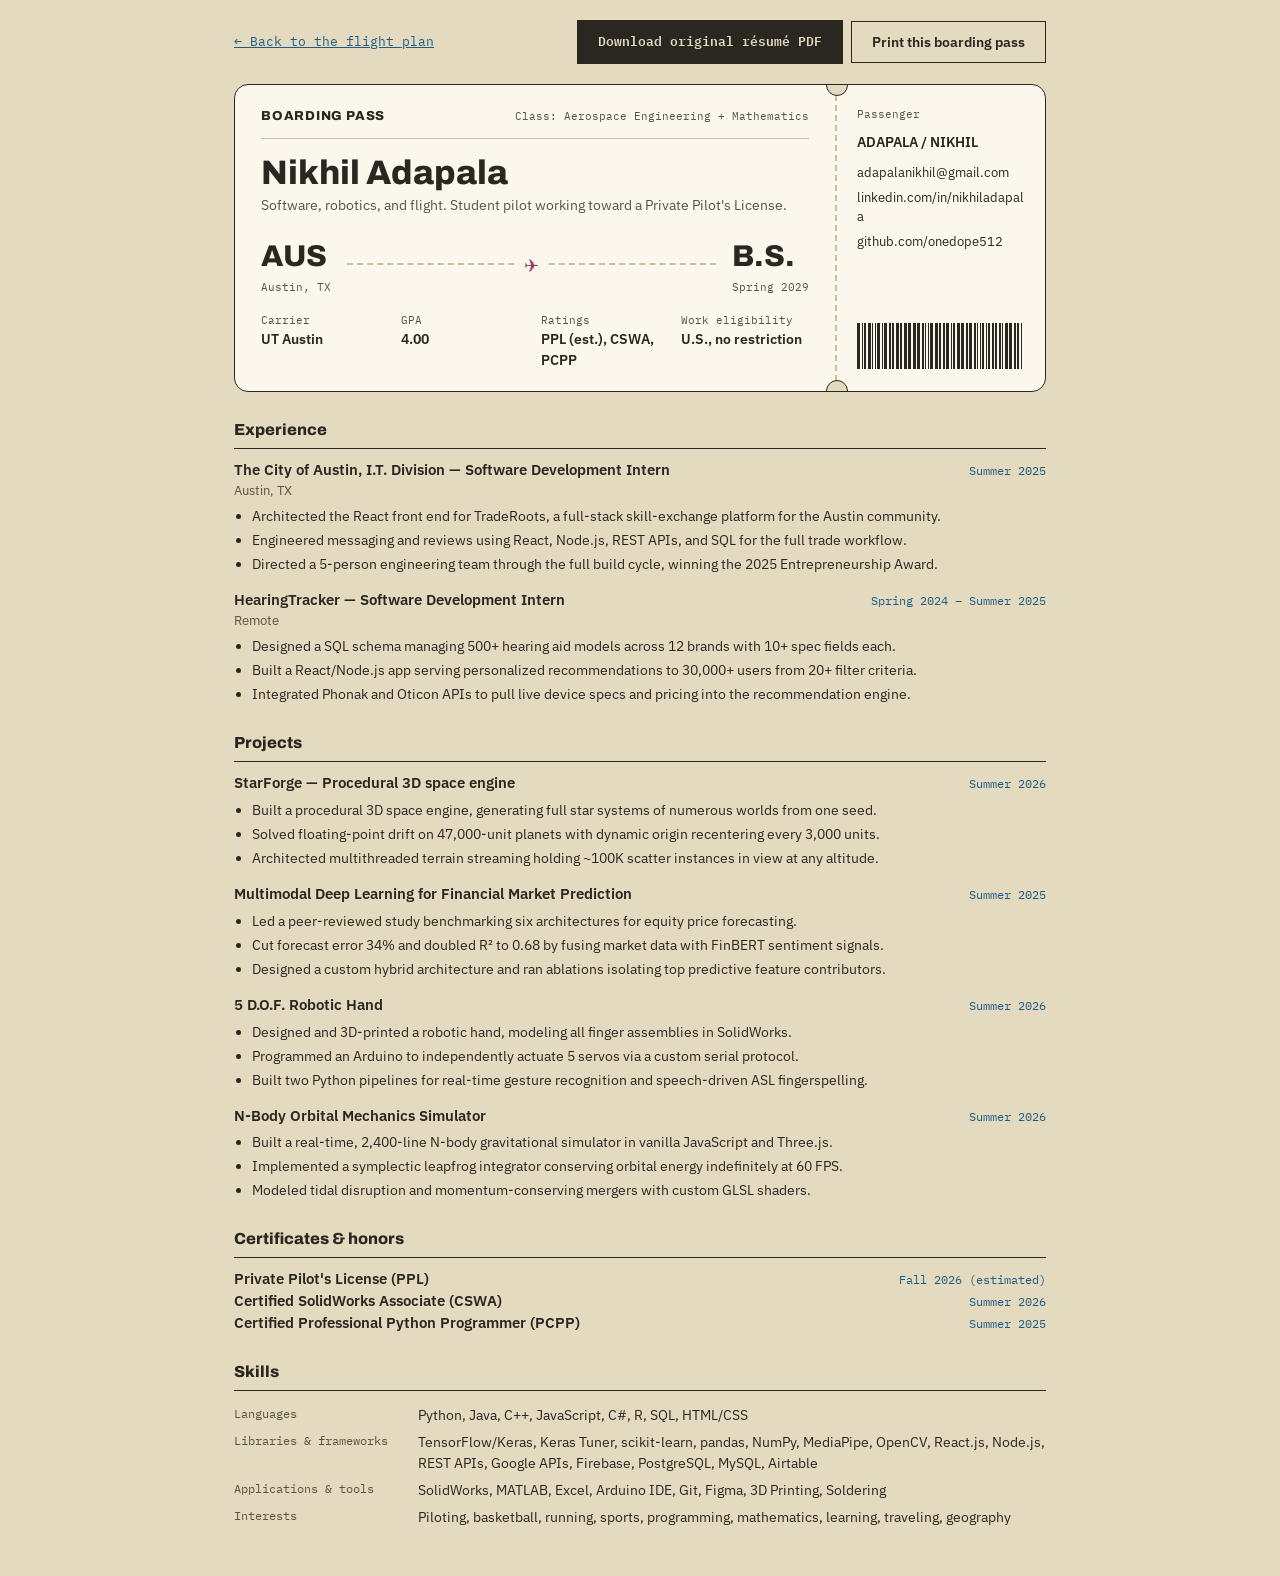
<file: resume.html>
<!DOCTYPE html>
<html lang="en">
<head>
<meta charset="UTF-8">
<meta name="viewport" content="width=device-width, initial-scale=1.0">
<title>Nikhil Adapala — Boarding Pass Résumé</title>
<meta name="description" content="Résumé of Nikhil Adapala, Aerospace Engineering & Mathematics at UT Austin.">
<link rel="icon" type="image/png" href="favicon.png">
<script>
try{
  const hour = Number(new Intl.DateTimeFormat('en-US', { timeZone: 'America/Chicago', hour: 'numeric', hourCycle: 'h23' }).format(new Date()));
  const override = sessionStorage.getItem('themeOverride');
  if(override === 'night' || (!override && (localStorage.getItem('night') === '1' || hour < 6 || hour >= 20))) document.documentElement.classList.add('night');
}catch(e){}
</script>
<link rel="stylesheet" href="page-transition.css">
<script src="page-transition.js" defer></script>
<link rel="preconnect" href="https://fonts.googleapis.com">
<link rel="preconnect" href="https://fonts.gstatic.com" crossorigin>
<link href="https://fonts.googleapis.com/css2?family=Archivo:wght@500;700;800&family=IBM+Plex+Mono:wght@400;500;600&family=IBM+Plex+Sans:wght@400;500;600&display=swap" rel="stylesheet">
<style>
  :root{
    --paper: #E4DAC0;
    --ticket: #FBF7EC;
    --ink: #2A2620;
    --ink-soft: #5A5344;
    --line: #CBBF9C;
    --blue: #1F5C82;
    --magenta: #9C3B6E;
    --display: "Archivo", sans-serif;
    --sans: "IBM Plex Sans", sans-serif;
    --mono: "IBM Plex Mono", monospace;
  }
  *{ box-sizing: border-box; }
  body{
    margin: 0;
    background: var(--paper);
    color: var(--ink);
    font-family: var(--sans);
    font-size: 14px;
    line-height: 1.5;
    -webkit-font-smoothing: antialiased;
  }
  .toolbar{
    max-width: 860px;
    margin: 0 auto;
    padding: 20px 24px 0;
    display: flex;
    justify-content: space-between;
    align-items: center;
    gap: 12px;
  }
  .toolbar a{ font-family: var(--mono); font-size: 13px; color: var(--blue); }
  .toolbar-actions{ display: flex; flex-wrap: wrap; align-items: center; justify-content: flex-end; gap: 8px; }
  .print-btn{
    font-family: var(--sans);
    font-weight: 600;
    font-size: 14px;
    padding: 11px 20px;
    border: 1px solid var(--ink);
    background: var(--ink);
    color: var(--paper);
    cursor: pointer;
  }
  .print-btn:hover{ background: var(--blue); border-color: var(--blue); }
  .download-btn{ display: inline-block; text-decoration: none; }
  .toolbar a.download-btn{ color: var(--paper); }
  .print-secondary{ background: transparent; color: var(--ink); }
  .print-secondary:hover{ color: var(--paper); }
  html.night{
    --paper: #10172a;
    --ink: #ece6d4;
    --ink-soft: #a9b0c2;
    --line: #34405e;
    --blue: #a8d2f4;
    --magenta: #f08cc0;
    color-scheme: dark;
  }
  html.night .pass{
    --ink: #2A2620;
    --ink-soft: #5A5344;
    --line: #CBBF9C;
    --blue: #1F5C82;
    --magenta: #9C3B6E;
    color-scheme: light;
  }
  html.night .toolbar > a{ color: #a8d2f4; }
  .sheet{ animation: pass-arrive 0.7s cubic-bezier(.2,.8,.2,1) both; }
  @keyframes pass-arrive{ from{ opacity: 0; transform: translateY(18px); } to{ opacity: 1; transform: none; } }

  .sheet{ max-width: 860px; margin: 20px auto 48px; padding: 0 24px; }

  /* ---- the boarding pass ---- */
  .pass{
    display: grid;
    grid-template-columns: 1fr 210px;
    background: var(--ticket);
    color: var(--ink);
    border: 1px solid var(--ink);
    border-radius: 14px;
    overflow: hidden;
  }
  .pass-main{ padding: 22px 26px 20px; }
  .pass-top{
    display: flex;
    justify-content: space-between;
    align-items: baseline;
    border-bottom: 1px solid var(--line);
    padding-bottom: 12px;
    margin-bottom: 16px;
  }
  .pass-airline{ font-family: var(--display); font-weight: 800; font-size: 13px; letter-spacing: 0.06em; }
  .pass-class{ font-family: var(--mono); font-size: 11px; color: var(--ink-soft); }
  .pass-name{ font-family: var(--display); font-weight: 800; font-size: 34px; line-height: 1.05; margin: 0 0 4px; }
  .pass-sub{ color: var(--ink-soft); margin: 0 0 18px; }
  .route{ display: flex; align-items: center; gap: 16px; margin-bottom: 18px; }
  .route-code{ font-family: var(--display); font-weight: 800; font-size: 30px; }
  .route-city{ display: block; font-family: var(--mono); font-size: 11px; color: var(--ink-soft); font-weight: 400; }
  .route-line{ flex: 1; height: 0; border-top: 2px dashed var(--line); position: relative; }
  .route-line::after{
    content: "\2708";
    position: absolute;
    left: 50%;
    top: -13px;
    transform: translateX(-50%);
    font-size: 18px;
    color: var(--magenta);
    background: var(--ticket);
    padding: 0 6px;
  }
  .fields{ display: grid; grid-template-columns: repeat(4, 1fr); gap: 12px; }
  .field-k{ display: block; font-family: var(--mono); font-size: 10.5px; color: var(--ink-soft); }
  .field-v{ display: block; font-weight: 600; font-size: 14px; }

  .pass-stub{
    border-left: 2px dashed var(--line);
    padding: 22px 20px;
    position: relative;
    display: flex;
    flex-direction: column;
    gap: 10px;
  }
  .pass-stub::before, .pass-stub::after{
    content: "";
    position: absolute;
    left: -11px;
    width: 20px;
    height: 20px;
    border-radius: 50%;
    background: var(--paper);
    border: 1px solid var(--ink);
  }
  .pass-stub::before{ top: -11px; }
  .pass-stub::after{ bottom: -11px; }
  .stub-links{ display: flex; flex-direction: column; gap: 6px; font-size: 12.5px; }
  .stub-links a{ color: var(--ink); text-decoration: none; word-break: break-word; }
  .barcode{ margin-top: auto; height: 46px; display: flex; align-items: stretch; gap: 1.5px; }
  .barcode span{ background: var(--ink); display: block; }

  /* ---- résumé body ---- */
  .section{ margin-top: 26px; }
  .section h2{
    font-family: var(--display);
    font-weight: 800;
    font-size: 16px;
    margin: 0 0 10px;
    padding-bottom: 6px;
    border-bottom: 1px solid var(--ink);
  }
  .entry{ margin-bottom: 14px; break-inside: avoid; }
  .entry-head{ display: flex; justify-content: space-between; gap: 12px; align-items: baseline; }
  .entry-title{ font-weight: 600; font-size: 14.5px; }
  .entry-when{ font-family: var(--mono); font-size: 12px; color: var(--blue); white-space: nowrap; }
  .entry-sub{ color: var(--ink-soft); font-size: 13px; }
  .entry ul{ margin: 6px 0 0; padding-left: 18px; }
  .entry li{ margin-bottom: 3px; }
  .skills{ display: grid; grid-template-columns: 170px 1fr; gap: 6px 14px; }
  .skills dt{ font-family: var(--mono); font-size: 12px; color: var(--ink-soft); }
  .skills dd{ margin: 0; }

  @media (max-width: 700px){
    .toolbar{ align-items: flex-start; flex-direction: column; }
    .toolbar-actions{ justify-content: flex-start; }
    .pass{ grid-template-columns: 1fr; }
    .pass-stub{ border-left: none; border-top: 2px dashed var(--line); }
    .pass-stub::before, .pass-stub::after{ display: none; }
    .fields{ grid-template-columns: repeat(2, 1fr); }
    .skills{ grid-template-columns: 1fr; }
  }

  @page{ size: letter; margin: 0.45in; }
  @media print{
    :root, html.night{
      --paper: #fff;
      --ink: #2A2620;
      --ink-soft: #5A5344;
      --line: #CBBF9C;
      --blue: #1F5C82;
      --magenta: #9C3B6E;
      color-scheme: light;
    }
    body{ background: #fff; font-size: 11.5px; }
    * { -webkit-print-color-adjust: exact; print-color-adjust: exact; }
    .toolbar{ display: none; }
    .sheet{ margin: 0; padding: 0; max-width: none; }
    .pass{ border-radius: 10px; }
    .pass-stub::before, .pass-stub::after{ background: #fff; }
    .pass-name{ font-size: 28px; }
    .section{ margin-top: 16px; }
    .entry{ margin-bottom: 9px; }
    .sheet{ animation: none; }
    a{ color: inherit; }
  }
  @media (prefers-reduced-motion: reduce){ .sheet{ animation: none; } }
</style>
</head>
<body>

<div class="toolbar">
  <a href="index.html" data-page-transition data-return-to-portfolio>← Back to the flight plan</a>
  <div class="toolbar-actions">
    <a class="print-btn download-btn" href="Nikhil-Adapala-Resume.pdf" download="Nikhil-Adapala-Resume.pdf">Download original résumé PDF</a>
    <button type="button" class="print-btn print-secondary" id="printBtn">Print this boarding pass</button>
  </div>
</div>

<main class="sheet">
  <section class="pass" aria-label="Boarding pass">
    <div class="pass-main">
      <div class="pass-top">
        <span class="pass-airline">BOARDING PASS</span>
        <span class="pass-class">Class: Aerospace Engineering + Mathematics</span>
      </div>
      <h1 class="pass-name">Nikhil Adapala</h1>
      <p class="pass-sub">Software, robotics, and flight. Student pilot working toward a Private Pilot's License.</p>
      <div class="route" aria-label="Route from Austin to graduation">
        <div class="route-code">AUS<span class="route-city">Austin, TX</span></div>
        <div class="route-line" aria-hidden="true"></div>
        <div class="route-code">B.S.<span class="route-city">Spring 2029</span></div>
      </div>
      <div class="fields">
        <div><span class="field-k">Carrier</span><span class="field-v">UT Austin</span></div>
        <div><span class="field-k">GPA</span><span class="field-v">4.00</span></div>
        <div><span class="field-k">Ratings</span><span class="field-v">PPL (est.), CSWA, PCPP</span></div>
        <div><span class="field-k">Work eligibility</span><span class="field-v">U.S., no restriction</span></div>
      </div>
    </div>
    <aside class="pass-stub">
      <span class="field-k">Passenger</span>
      <span class="field-v">ADAPALA / NIKHIL</span>
      <div class="stub-links">
        <a href="mailto:adapalanikhil@gmail.com">adapalanikhil@gmail.com</a>
        <a href="https://linkedin.com/in/nikhiladapala">linkedin.com/in/nikhiladapala</a>
        <a href="https://github.com/onedope512">github.com/onedope512</a>
      </div>
      <div class="barcode" id="barcode" aria-hidden="true"></div>
    </aside>
  </section>

  <section class="section">
    <h2>Experience</h2>
    <div class="entry">
      <div class="entry-head">
        <span class="entry-title">The City of Austin, I.T. Division — Software Development Intern</span>
        <span class="entry-when">Summer 2025</span>
      </div>
      <div class="entry-sub">Austin, TX</div>
      <ul>
        <li>Architected the React front end for TradeRoots, a full-stack skill-exchange platform for the Austin community.</li>
        <li>Engineered messaging and reviews using React, Node.js, REST APIs, and SQL for the full trade workflow.</li>
        <li>Directed a 5-person engineering team through the full build cycle, winning the 2025 Entrepreneurship Award.</li>
      </ul>
    </div>
    <div class="entry">
      <div class="entry-head">
        <span class="entry-title">HearingTracker — Software Development Intern</span>
        <span class="entry-when">Spring 2024 – Summer 2025</span>
      </div>
      <div class="entry-sub">Remote</div>
      <ul>
        <li>Designed a SQL schema managing 500+ hearing aid models across 12 brands with 10+ spec fields each.</li>
        <li>Built a React/Node.js app serving personalized recommendations to 30,000+ users from 20+ filter criteria.</li>
        <li>Integrated Phonak and Oticon APIs to pull live device specs and pricing into the recommendation engine.</li>
      </ul>
    </div>
  </section>

  <section class="section">
    <h2>Projects</h2>
    <div class="entry">
      <div class="entry-head"><span class="entry-title">StarForge — Procedural 3D space engine</span><span class="entry-when">Summer 2026</span></div>
      <ul>
        <li>Built a procedural 3D space engine, generating full star systems of numerous worlds from one seed.</li>
        <li>Solved floating-point drift on 47,000-unit planets with dynamic origin recentering every 3,000 units.</li>
        <li>Architected multithreaded terrain streaming holding ~100K scatter instances in view at any altitude.</li>
      </ul>
    </div>
    <div class="entry">
      <div class="entry-head"><span class="entry-title">Multimodal Deep Learning for Financial Market Prediction</span><span class="entry-when">Summer 2025</span></div>
      <ul>
        <li>Led a peer-reviewed study benchmarking six architectures for equity price forecasting.</li>
        <li>Cut forecast error 34% and doubled R² to 0.68 by fusing market data with FinBERT sentiment signals.</li>
        <li>Designed a custom hybrid architecture and ran ablations isolating top predictive feature contributors.</li>
      </ul>
    </div>
    <div class="entry">
      <div class="entry-head"><span class="entry-title">5 D.O.F. Robotic Hand</span><span class="entry-when">Summer 2026</span></div>
      <ul>
        <li>Designed and 3D-printed a robotic hand, modeling all finger assemblies in SolidWorks.</li>
        <li>Programmed an Arduino to independently actuate 5 servos via a custom serial protocol.</li>
        <li>Built two Python pipelines for real-time gesture recognition and speech-driven ASL fingerspelling.</li>
      </ul>
    </div>
    <div class="entry">
      <div class="entry-head"><span class="entry-title">N-Body Orbital Mechanics Simulator</span><span class="entry-when">Summer 2026</span></div>
      <ul>
        <li>Built a real-time, 2,400-line N-body gravitational simulator in vanilla JavaScript and Three.js.</li>
        <li>Implemented a symplectic leapfrog integrator conserving orbital energy indefinitely at 60 FPS.</li>
        <li>Modeled tidal disruption and momentum-conserving mergers with custom GLSL shaders.</li>
      </ul>
    </div>
  </section>

  <section class="section">
    <h2>Certificates &amp; honors</h2>
    <div class="entry">
      <div class="entry-head"><span class="entry-title">Private Pilot's License (PPL)</span><span class="entry-when">Fall 2026 (estimated)</span></div>
      <div class="entry-head"><span class="entry-title">Certified SolidWorks Associate (CSWA)</span><span class="entry-when">Summer 2026</span></div>
      <div class="entry-head"><span class="entry-title">Certified Professional Python Programmer (PCPP)</span><span class="entry-when">Summer 2025</span></div>
    </div>
  </section>

  <section class="section">
    <h2>Skills</h2>
    <dl class="skills">
      <dt>Languages</dt><dd>Python, Java, C++, JavaScript, C#, R, SQL, HTML/CSS</dd>
      <dt>Libraries &amp; frameworks</dt><dd>TensorFlow/Keras, Keras Tuner, scikit-learn, pandas, NumPy, MediaPipe, OpenCV, React.js, Node.js, REST APIs, Google APIs, Firebase, PostgreSQL, MySQL, Airtable</dd>
      <dt>Applications &amp; tools</dt><dd>SolidWorks, MATLAB, Excel, Arduino IDE, Git, Figma, 3D Printing, Soldering</dd>
      <dt>Interests</dt><dd>Piloting, basketball, running, sports, programming, mathematics, learning, traveling, geography</dd>
    </dl>
  </section>
</main>

<script>
  document.getElementById('printBtn').addEventListener('click', () => window.print());

  // decorative barcode built from the passenger name, so it's stable between prints
  (function(){
    const el = document.getElementById('barcode');
    const seed = 'ADAPALA/NIKHIL-AUS-2029';
    for(let i = 0; i < 46; i++){
      const c = seed.charCodeAt(i % seed.length) + i * 7;
      const bar = document.createElement('span');
      bar.style.width = (1 + c % 3) + 'px';
      el.appendChild(bar);
    }
  })();
</script>
</body>
</html>
</file>
<file: page-transition.css>
.page-transition{
  position: fixed;
  inset: 0;
  z-index: 9999;
  display: grid;
  place-items: center;
  padding: 24px;
  overflow: hidden;
  background: linear-gradient(145deg, #102344, #182d54 52%, #29446d);
  color: #f5edda;
  transform: translateY(101%);
  opacity: 0;
  pointer-events: none;
  transition: transform 480ms cubic-bezier(.65,0,.25,1), opacity 180ms ease;
}
.page-transition::before{
  content: "";
  position: absolute;
  inset: 0;
  background: repeating-linear-gradient(0deg, transparent 0 63px, rgba(255,255,255,.08) 63px 64px),
              repeating-linear-gradient(90deg, transparent 0 63px, rgba(255,255,255,.08) 63px 64px);
}
.page-transition::after{
  content: "";
  position: absolute;
  left: 0;
  right: 0;
  bottom: 42px;
  height: 8px;
  background: repeating-linear-gradient(90deg, #eab750 0 44px, transparent 44px 76px);
}
.page-transition.is-departing,
.page-transition.is-arriving{
  transform: translateY(0);
  opacity: 1;
  pointer-events: auto;
}
.page-transition.is-arriving{ transition: none; }
.page-transition-ticket{
  position: relative;
  width: min(480px, 100%);
  padding: 28px;
  border: 1px solid rgba(245,237,218,.7);
  background: rgba(8,18,38,.42);
  box-shadow: 0 18px 60px rgba(3,9,25,.2);
}
.page-transition-kicker{
  display: block;
  margin-bottom: 10px;
  font: 600 12px/1.4 "IBM Plex Mono", monospace;
  letter-spacing: .12em;
  color: #eab750;
}
.page-transition-title{
  display: block;
  font: 800 clamp(28px, 5vw, 46px)/1.05 "Archivo", sans-serif;
}
.page-transition-route{
  display: block;
  margin-top: 16px;
  font: 400 13px/1.5 "IBM Plex Mono", monospace;
  color: #bdd7f2;
}
@media (prefers-reduced-motion: reduce){
  .page-transition{ transition: none; }
}
</file>
<file: styles.css>
/* ===================================================================
   Nikhil Adapala — Flight Plan
   Palette drawn from aeronautical sectional charts, not UI defaults.
=================================================================== */

:root{
  --paper:      #E4DAC0;
  --paper-alt:  #DACEAE;
  --ink:        #2A2620;
  --ink-soft:   #5A5344;
  --blue:       #1F5C82;
  --magenta:    #9C3B6E;
  --green:      #4B6B3A;
  --amber:      #C77C2E;
  --line:       #B8A778;
  --line-soft:  #CBBF9C;
  --card:       #EFE7D2;
  --sky-top:    #6FA8C9;
  --sky-bottom: #D9E8ED;
  --cloud:      #F7F4EA;
  --runway:     #D9A62B;
  --topbar-bg:  rgba(228, 218, 192, 0.92);
  --on-accent:  #fff;
  --globe-ocean: #b9d3e3;
  --globe-land:  #e8dfc6;

  --serif-display: "Archivo", sans-serif;
  --sans: "IBM Plex Sans", sans-serif;
  --mono: "IBM Plex Mono", monospace;

  --maxw: 1080px;
}

*{ box-sizing: border-box; }

html{ scroll-behavior: smooth; overflow-x: hidden; }

body{
  margin: 0;
  overflow-x: hidden;
  background: var(--paper);
  color: var(--ink);
  font-family: var(--sans);
  font-size: 16px;
  line-height: 1.55;
  -webkit-font-smoothing: antialiased;
}

@media (prefers-reduced-motion: reduce){
  html{ scroll-behavior: auto; }
  *{ animation-duration: 0.001ms !important; animation-iteration-count: 1 !important; transition-duration: 0.001ms !important; }
}

a{ color: var(--blue); }
h1,h2,h3{ font-family: var(--serif-display); margin: 0; color: var(--ink); }
p{ margin: 0; }
ul{ margin: 0; padding: 0; list-style: none; }

:focus-visible{
  outline: 2px solid var(--blue);
  outline-offset: 3px;
}

/* faint chart-grid texture across whole page */
.chart-texture{
  position: fixed;
  inset: 0;
  pointer-events: none;
  z-index: 0;
  background-image:
    linear-gradient(var(--line-soft) 1px, transparent 1px),
    linear-gradient(90deg, var(--line-soft) 1px, transparent 1px);
  background-size: 64px 64px;
  opacity: 0.28;
}

main, header, footer{ position: relative; z-index: 1; }

/* ---------------- topbar ---------------- */
.topbar{
  position: sticky;
  top: 0;
  z-index: 20;
  background: var(--topbar-bg);
  backdrop-filter: blur(4px);
  border-bottom: 1px solid var(--line);
}
.topbar-inner{
  max-width: var(--maxw);
  margin: 0 auto;
  padding: 14px 24px;
  display: flex;
  align-items: center;
  justify-content: space-between;
  position: relative;
}
.tag{
  font-family: var(--mono);
  font-size: 13px;
  letter-spacing: 0.06em;
  color: var(--ink-soft);
}
.topnav{ display: flex; align-items: center; gap: clamp(8px, 1.15vw, 16px); }
.topnav a{
  font-family: var(--sans);
  font-weight: 700;
  font-size: 12px;
  letter-spacing: 0.025em;
  white-space: nowrap;
  color: var(--ink);
  text-decoration: none;
  border-bottom: 1px solid transparent;
  padding-bottom: 2px;
  transition: border-color 0.15s ease, color 0.15s ease;
}
.topnav a:hover{ border-color: var(--magenta); color: var(--magenta); }
.nav-toggle{ display: none; }

@media (max-width: 900px){
  .topbar-inner{ padding: 10px 16px; }
  .nav-toggle{
    display: inline-flex;
    align-items: center;
    gap: 12px;
    border: 1px solid var(--ink);
    background: var(--card);
    color: var(--ink);
    padding: 8px 12px;
    font: 700 12px/1.3 var(--mono);
    letter-spacing: .08em;
    cursor: pointer;
  }
  .nav-toggle-chevron{ display: inline-block; transition: transform .2s ease; }
  .nav-toggle[aria-expanded="true"] .nav-toggle-chevron{ transform: rotate(180deg); }
  .topnav{
    display: none;
    position: absolute;
    left: 0;
    right: 0;
    top: 100%;
    z-index: 25;
    padding: 12px 16px 16px;
    grid-template-columns: repeat(2, minmax(0, 1fr));
    gap: 7px;
    max-height: calc(100dvh - 58px);
    overflow-y: auto;
    background: var(--topbar-bg);
    border-bottom: 1px solid var(--ink);
    box-shadow: 0 10px 24px rgba(42, 38, 32, .15);
  }
  .topnav.is-open{ display: grid; }
  .topnav a{
    display: block;
    padding: 10px 9px;
    border: 1px solid var(--line);
    background: var(--card);
    font-size: 11px;
    white-space: normal;
  }
  .topnav a:hover, .topnav a:focus-visible{ border-color: var(--magenta); }
}

/* ---------------- hero ---------------- */
.hero{
  max-width: var(--maxw);
  margin: 0 auto;
  padding: 56px 24px 40px;
  position: relative;
}
.hero-inner{
  position: relative;
  z-index: 1;
  display: grid;
  grid-template-columns: 1fr;
  gap: 36px;
}

/* sky layer: full-bleed gradient + drifting clouds + a plane that flies by */
.sky{
  position: absolute;
  top: 0;
  left: 50%;
  width: 100vw;
  transform: translateX(-50%);
  height: 100%;
  overflow: hidden;
  z-index: 0;
  pointer-events: none;
  background: linear-gradient(to bottom, var(--sky-top), var(--sky-bottom) 65%, transparent 100%);
}
.cloud{
  position: absolute;
  width: 180px;
  height: auto;
  display: block;
  opacity: 0.85;
  animation: drift linear infinite;
}
.cloud-a{ top: 8%;  width: 220px; animation-duration: 46s; animation-delay: -6s; }
.cloud-b{ top: 22%; width: 140px; animation-duration: 34s; animation-delay: -18s; opacity: 0.7; }
.cloud-c{ top: 4%;  width: 100px; animation-duration: 28s; animation-delay: -4s;  opacity: 0.6; }
@keyframes drift{
  from{ transform: translateX(-30vw); }
  to{ transform: translateX(130vw); }
}
.plane{
  position: absolute;
  top: 30%;
  left: 0;
  width: 110px;
  display: block;
  pointer-events: auto;
  cursor: pointer;
  animation: plane-fly 16s ease-in-out infinite;
}
.plane.flying{ animation-name: plane-fly-now; animation-duration: 3.2s; animation-iteration-count: 1; }
.plane-img{
  display: block;
  width: 100%;
  height: auto;
}
@keyframes plane-fly{
  0%{   transform: translate(-20vw, 10px) rotate(-2deg); opacity: 0; }
  4%{   opacity: 1; }
  42%{  transform: translate(120vw, -60px) rotate(-2deg); opacity: 1; }
  44%{  opacity: 0; }
  100%{ opacity: 0; transform: translate(120vw, -60px) rotate(-2deg); }
}
@keyframes plane-fly-now{
  0%{   transform: translate(-20vw, 10px) rotate(-2deg); opacity: 1; }
  100%{ transform: translate(120vw, -60px) rotate(-2deg); opacity: 1; }
}

@media (max-width: 760px){
  .cloud-a, .cloud-b, .cloud-c{ opacity: 0.5; }
}

.plan-card{
  border: 1px solid var(--ink);
  background: var(--card);
  max-width: 560px;
}
.plan-head{
  display: flex;
  justify-content: space-between;
  align-items: baseline;
  padding: 10px 16px;
  border-bottom: 1px solid var(--ink);
  font-family: var(--serif-display);
  font-weight: 800;
  letter-spacing: 0.04em;
  font-size: 14px;
}
.plan-head-sub{
  font-family: var(--mono);
  font-weight: 400;
  font-size: 11px;
  color: var(--ink-soft);
  letter-spacing: 0.02em;
}
.plan-grid{
  display: grid;
  grid-template-columns: 1fr;
}
.plan-field{
  display: grid;
  grid-template-columns: 140px 1fr;
  gap: 12px;
  padding: 10px 16px;
  border-bottom: 1px solid var(--line);
  align-items: baseline;
}
.plan-field:last-child{ border-bottom: none; }
.field-label{
  font-family: var(--mono);
  font-size: 11.5px;
  color: var(--ink-soft);
  letter-spacing: 0.03em;
}
.field-value{
  font-size: 14.5px;
  font-weight: 500;
}

.hero-title-block{ max-width: 640px; }
.hero-title{
  font-size: clamp(48px, 9vw, 92px);
  font-weight: 800;
  line-height: 0.98;
  letter-spacing: -0.01em;
}
.hero-sub{
  margin-top: 18px;
  font-size: 18px;
  color: var(--ink-soft);
  max-width: 480px;
}
.hero-actions{
  margin-top: 26px;
  display: flex;
  gap: 14px;
  flex-wrap: wrap;
}

.btn{
  display: inline-block;
  font-family: var(--sans);
  font-weight: 600;
  font-size: 14.5px;
  text-decoration: none;
  padding: 12px 20px;
  border: 1px solid var(--ink);
  transition: background 0.15s ease, color 0.15s ease, transform 0.15s ease;
}
.btn-primary{ background: var(--ink); color: var(--paper); }
.btn-primary:hover{ background: var(--blue); border-color: var(--blue); transform: translateY(-1px); }
.btn-ghost{ background: transparent; color: var(--ink); }
.btn-ghost:hover{ background: var(--ink); color: var(--paper); transform: translateY(-1px); }

/* compass rose graphic — the one bold hero moment */
.compass{
  position: absolute;
  right: -60px;
  top: -20px;
  width: min(420px, 46vw);
  height: min(420px, 46vw);
  opacity: 0.9;
  pointer-events: none;
  z-index: -1;
}
.c-ring{ fill: none; stroke: var(--ink); stroke-width: 1; opacity: 0.35; }
.c-ring-outer{ stroke: var(--magenta); opacity: 0.45; }
.c-hub{ fill: var(--ink); }
.c-dir{
  font-family: var(--mono);
  font-size: 15px;
  fill: var(--ink-soft);
  text-anchor: middle;
}
.c-needle{ stroke: var(--blue); stroke-width: 2; transform-origin: 200px 200px; }
.c-needle-tail{ stroke: var(--magenta); stroke-width: 2; opacity: 0.6; }
.route-line{
  fill: none;
  stroke: var(--ink);
  stroke-width: 1.5;
  stroke-dasharray: 5 5;
  stroke-dashoffset: 240;
  animation: draw-route 1.8s ease-out 0.3s forwards;
}
.waypoint-dot{ fill: var(--magenta); opacity: 0; animation: dot-in 0.4s ease-out forwards; }
.waypoint-dot:nth-of-type(1){ animation-delay: 1s; }
.waypoint-dot:nth-of-type(2){ animation-delay: 1.5s; }

@keyframes draw-route{ to{ stroke-dashoffset: 0; } }
@keyframes dot-in{ to{ opacity: 1; } }

.compass{ animation: needle-settle 1.4s cubic-bezier(.2,.8,.2,1) both; }
@keyframes needle-settle{
  from{ transform: rotate(-8deg); opacity: 0; }
  to{ transform: rotate(0deg); opacity: 0.9; }
}

.scroll-cue{
  margin-top: 56px;
  display: flex;
  align-items: center;
  gap: 12px;
  font-family: var(--mono);
  font-size: 12px;
  color: var(--ink-soft);
  letter-spacing: 0.03em;
}
.scroll-line{ height: 1px; flex: 1; background: var(--line); max-width: 120px; }

@media (max-width: 760px){
  .compass{ display: none; }
  .plan-card{ max-width: 100%; }
}

/* ---------------- sections & waypoints ---------------- */
.section{ padding: 76px 24px; }
.section-alt{ background: var(--paper-alt); }
.section-inner{ max-width: var(--maxw); margin: 0 auto; }

.waypoint-marker{
  display: flex;
  align-items: baseline;
  gap: 10px;
  margin-bottom: 10px;
}
.wp-num{
  font-family: var(--mono);
  font-size: 13px;
  color: var(--on-accent);
  background: var(--magenta);
  padding: 2px 8px;
}
.wp-num.wp-blue{ background: var(--blue); }
.wp-num.wp-magenta{ background: var(--magenta); }
.wp-num.wp-green{ background: var(--green); }
.wp-num.wp-amber{ background: var(--amber); }
.wp-label{
  font-family: var(--mono);
  font-size: 12px;
  color: var(--ink-soft);
  letter-spacing: 0.05em;
}

.section-title{
  font-size: clamp(28px, 4vw, 40px);
  font-weight: 800;
  margin-bottom: 10px;
}
.section-lede{
  color: var(--ink-soft);
  font-size: 16.5px;
  max-width: 620px;
  margin-bottom: 40px;
}

/* ---------------- logbook ---------------- */
.logbook{ display: flex; flex-direction: column; }
.log-entry{
  display: grid;
  grid-template-columns: 200px 1fr;
  gap: 28px;
  padding: 28px 0;
  border-top: 1px solid var(--line);
  cursor: pointer;
  transition: background 0.15s ease;
}
.log-entry:hover{ background: var(--paper-alt); }
.log-entry:focus-visible{ outline: 2px solid var(--blue); outline-offset: -2px; }
.logbook .log-entry:last-child{ border-bottom: 1px solid var(--line); }
.log-meta{ display: flex; flex-direction: column; gap: 4px; }
.log-date{ font-family: var(--mono); font-size: 13px; color: var(--blue); font-weight: 500; }
.log-role{ font-size: 13.5px; color: var(--ink-soft); }
.log-body h3{ font-size: 22px; margin-bottom: 2px; }
.log-loc{ font-size: 13.5px; color: var(--ink-soft); margin-bottom: 14px; }
.log-body ul{ display: flex; flex-direction: column; gap: 10px; }
.log-body li{
  position: relative;
  padding-left: 18px;
  font-size: 15px;
}
.log-body li::before{
  content: "";
  position: absolute;
  left: 0;
  top: 9px;
  width: 6px;
  height: 1px;
  background: var(--ink);
}

@media (max-width: 700px){
  .log-entry{ grid-template-columns: 1fr; gap: 8px; }
}

/* ---------------- builds ---------------- */
.builds-grid{
  display: grid;
  grid-template-columns: repeat(2, 1fr);
  gap: 1px;
  background: var(--ink);
  border: 1px solid var(--ink);
}
.build-card{
  background: var(--paper-alt);
  padding: 26px;
  display: flex;
  flex-direction: column;
  cursor: pointer;
  transition: background 0.15s ease;
}
.section-alt .build-card{ background: var(--card); }
.build-card:hover{ background: var(--paper); }
.build-card:focus-visible, .log-entry:focus-visible{ outline: 2px solid var(--blue); outline-offset: -2px; }
.tap-hint{
  display: block;
  margin-top: 14px;
  font-family: var(--mono);
  font-size: 12px;
  color: var(--magenta);
  font-weight: 500;
}
.build-top{
  display: flex;
  justify-content: space-between;
  align-items: baseline;
  gap: 12px;
  margin-bottom: 4px;
}
.build-top h3{ font-size: 19px; line-height: 1.2; }
.build-tag{
  font-family: var(--mono);
  font-size: 11.5px;
  color: var(--blue);
  white-space: nowrap;
  flex-shrink: 0;
}
.build-when{ font-family: var(--mono); font-size: 12px; color: var(--ink-soft); margin-bottom: 16px; }
.build-card ul{ display: flex; flex-direction: column; gap: 9px; flex: 1; }
.build-card li{
  position: relative;
  padding-left: 16px;
  font-size: 14.5px;
}
.build-card li::before{
  content: "";
  position: absolute;
  left: 0;
  top: 8px;
  width: 5px;
  height: 1px;
  background: var(--ink);
}
.build-link{
  margin-top: 18px;
  font-family: var(--mono);
  font-size: 13px;
  font-weight: 500;
  text-decoration: none;
  color: var(--magenta);
  border-bottom: 1px solid var(--magenta);
  align-self: flex-start;
  padding-bottom: 1px;
}
.build-link:hover{ color: var(--ink); border-color: var(--ink); }

@media (max-width: 760px){
  .builds-grid{ grid-template-columns: 1fr; }
}

/* ---------------- terminal (departures board) ---------------- */
.terminal-section{ position: relative; overflow: hidden; }
.runway{
  position: absolute;
  top: 0; left: 0; right: 0;
  height: 8px;
  background-image: repeating-linear-gradient(90deg, var(--runway) 0 36px, transparent 36px 64px);
  opacity: 0.9;
}
.board{
  border: 1px solid var(--ink);
  margin: 8px 0 20px;
  overflow-x: auto;
}
.board-head, .board-row{
  display: grid;
  grid-template-columns: 84px 1fr 150px 118px 108px;
  gap: 10px;
  align-items: center;
  min-width: 620px;
}
.board-head{
  padding: 10px 16px;
  background: var(--ink);
  color: var(--paper);
  font-family: var(--mono);
  font-size: 11.5px;
  letter-spacing: 0.02em;
}
.board-head-name{ color: var(--paper); }
.board-rows{ background: var(--card); }
.board-loading{
  padding: 22px 16px;
  font-family: var(--mono);
  font-size: 13px;
  color: var(--ink-soft);
}
.board-row{
  padding: 12px 16px;
  border-top: 1px solid var(--line);
  text-decoration: none;
  color: var(--ink);
  transition: background 0.12s ease;
  opacity: 0;
  transform: translateY(-6px);
  animation: flap-in 0.4s ease-out forwards;
}
.board-row:first-child{ border-top: none; }
.board-row:hover{ background: var(--paper); }
@keyframes flap-in{ to{ opacity: 1; transform: translateY(0); } }
.board-flight{ font-family: var(--mono); font-size: 12.5px; color: var(--blue); font-weight: 600; }
.board-name{ font-weight: 600; font-size: 14.5px; }
.board-desc{ display: block; font-weight: 400; font-size: 12.5px; color: var(--ink-soft); margin-top: 4px; }
.board-desc-line{ display: block; }
.board-desc-line + .board-desc-line{ margin-top: 3px; }
.board-desc-line + .board-desc-line::before{ content: "\2013  "; }
.board-stack{ font-family: var(--mono); font-size: 12px; color: var(--ink-soft); }
.board-updated{ font-family: var(--mono); font-size: 12px; color: var(--ink-soft); }
.board-status{
  justify-self: start;
  font-family: var(--mono);
  font-size: 11px;
  padding: 3px 8px;
  border: 1px solid currentColor;
}
.status-active{ color: var(--green); }
.status-cruise{ color: var(--blue); }
.status-archived{ color: var(--ink-soft); }

/* ---------------- ratings ---------------- */
.ratings-row{
  display: grid;
  grid-template-columns: repeat(3, 1fr);
  gap: 1px;
  background: var(--ink);
  border: 1px solid var(--ink);
  margin-bottom: 28px;
}
.rating-card{
  background: var(--card);
  padding: 22px;
  display: flex;
  flex-direction: column;
  gap: 6px;
}
.rating-code{
  font-family: var(--mono);
  font-size: 22px;
  font-weight: 600;
  color: var(--magenta);
}
.rating-name{ font-size: 14.5px; font-weight: 500; }
.rating-when{ font-family: var(--mono); font-size: 12px; color: var(--ink-soft); }

.education-strip{
  display: grid;
  grid-template-columns: 140px 1fr;
  gap: 12px;
  padding: 16px 20px;
  border: 1px solid var(--line);
  background: var(--card);
  align-items: baseline;
}

@media (max-width: 700px){
  .ratings-row{ grid-template-columns: 1fr; }
  .education-strip{ grid-template-columns: 1fr; gap: 4px; }
}

/* ---------------- instrument panel ---------------- */
.panel-grid{
  display: grid;
  grid-template-columns: repeat(3, 1fr);
  gap: 32px;
}
.panel-group h3{
  font-size: 15px;
  font-weight: 600;
  color: var(--ink-soft);
  margin-bottom: 14px;
  padding-bottom: 8px;
  border-bottom: 2px solid var(--line);
}
.panel-group:nth-child(1) h3{ color: var(--blue); border-bottom-color: var(--blue); }
.panel-group:nth-child(2) h3{ color: var(--magenta); border-bottom-color: var(--magenta); }
.panel-group:nth-child(3) h3{ color: var(--amber); border-bottom-color: var(--amber); }
.chips{ display: flex; flex-wrap: wrap; gap: 8px; }
.chips span{
  font-family: var(--mono);
  font-size: 12.5px;
  padding: 6px 10px;
  border: 1px solid var(--line);
  background: var(--paper);
}
.section-alt .chips span{ background: var(--card); }

@media (max-width: 760px){
  .panel-grid{ grid-template-columns: 1fr; gap: 28px; }
}

/* ---------------- briefing ---------------- */
.briefing-box{
  border: 1px solid var(--ink);
  background: var(--card);
  padding: 28px;
  max-width: 720px;
}
.briefing-chips{
  display: flex;
  flex-wrap: wrap;
  gap: 8px;
  margin-bottom: 20px;
}
.chip-btn{
  font-family: var(--sans);
  font-size: 13px;
  font-weight: 500;
  padding: 8px 14px;
  border: 1px solid var(--line);
  background: var(--paper);
  color: var(--ink);
  cursor: pointer;
  transition: border-color 0.15s ease, color 0.15s ease;
}
.chip-btn:hover{ border-color: var(--magenta); color: var(--magenta); }
.chip-btn-surprise{ border-color: var(--amber); color: var(--amber); font-weight: 600; }
.chip-btn-surprise:hover{ background: var(--amber); color: var(--card); border-color: var(--amber); }

.briefing-form{ display: flex; gap: 10px; margin-bottom: 20px; }
.briefing-form input{
  flex: 1;
  font-family: var(--sans);
  font-size: 15px;
  padding: 12px 14px;
  border: 1px solid var(--ink);
  background: var(--paper);
  color: var(--ink);
}
.briefing-form input:focus{ outline: 2px solid var(--blue); outline-offset: 1px; }
.briefing-form .btn{ white-space: nowrap; }

.briefing-output{
  border: 1px solid var(--line);
  background: var(--paper);
  padding: 18px 20px;
  min-height: 96px;
}
.briefing-placeholder{ color: var(--ink-soft); font-family: var(--mono); font-size: 13.5px; }
.briefing-report{ font-family: var(--mono); font-size: 13.5px; }
.briefing-report-head{
  color: var(--magenta);
  margin-bottom: 10px;
  font-weight: 500;
  letter-spacing: 0.02em;
}
.briefing-report-body{
  color: var(--ink);
  font-family: var(--sans);
  font-size: 15px;
  line-height: 1.6;
}

@media (max-width: 560px){
  .briefing-form{ flex-direction: column; }
}

/* ---------------- destination ---------------- */
.destination-grid{
  display: grid;
  grid-template-columns: repeat(4, 1fr);
  gap: 1px;
  background: var(--ink);
  border: 1px solid var(--ink);
}
.dest-card{
  position: relative;
  background: var(--card);
  padding: 24px;
  display: flex;
  flex-direction: column;
  gap: 6px;
  text-decoration: none;
  color: var(--ink);
  transition: background 0.15s ease;
}
.dest-card:hover{ background: var(--paper); }
.dest-label{ font-family: var(--mono); font-size: 12px; color: var(--ink-soft); }
.dest-value{ font-size: 15px; font-weight: 600; word-break: break-word; }
.dest-dot{
  position: absolute;
  top: 20px;
  right: 20px;
  width: 9px;
  height: 9px;
  border-radius: 50%;
  animation: blip-pulse 2.4s ease-in-out infinite;
}
.dest-dot-email{ background: var(--green); }
.dest-dot-linkedin{ background: var(--blue); animation-delay: 0.6s; }
.dest-dot-github{ background: var(--magenta); animation-delay: 1.2s; }
.dest-dot-resume{ background: var(--amber); animation-delay: 1.8s; }

@media (max-width: 900px){
  .destination-grid{ grid-template-columns: repeat(2, 1fr); }
}
@media (max-width: 560px){
  .destination-grid{ grid-template-columns: 1fr; }
}

/* ---------------- control tower / radar ---------------- */
.tower{
  display: flex;
  flex-direction: column;
  align-items: center;
  gap: 36px;
}
.radar{ width: 240px; height: 240px; }
.radar-ring{ fill: none; stroke: var(--ink); stroke-width: 1; opacity: 0.3; }
.radar-cross{ stroke: var(--ink); stroke-width: 1; opacity: 0.18; }
.radar-sweep-group{
  transform-origin: 150px 150px;
  animation: radar-spin 4.5s linear infinite;
}
.radar-sweep{ fill: var(--green); opacity: 0.4; }
@keyframes radar-spin{ to{ transform: rotate(360deg); } }
.radar-blip{ animation: blip-pulse 2.4s ease-in-out infinite; }
.blip-email{ fill: var(--green); }
.blip-linkedin{ fill: var(--blue); animation-delay: 0.6s; }
.blip-github{ fill: var(--magenta); animation-delay: 1.2s; }
@keyframes blip-pulse{ 0%, 100%{ opacity: 0.4; } 50%{ opacity: 1; } }
.destination-grid{ width: 100%; }

/* ---------------- footer ---------------- */
.site-footer{
  max-width: var(--maxw);
  margin: 0 auto;
  padding: 24px 24px 40px;
  display: flex;
  justify-content: space-between;
  font-family: var(--mono);
  font-size: 12px;
  color: var(--ink-soft);
  border-top: 1px solid var(--line);
}

/* ===================================================================
   Project / internship detail modals — deliberately louder and more
   colorful than the rest of the site: each one is its own small world.
=================================================================== */
.modal-overlay{
  display: none;
  position: fixed;
  inset: 0;
  z-index: 200;
  background: rgba(20, 16, 12, 0.72);
  padding: 32px 20px;
  overflow-y: auto;
  align-items: flex-start;
  justify-content: center;
  animation: overlay-in 0.2s ease-out;
}
.modal-overlay.is-open{ display: flex; }
@keyframes overlay-in{ from{ opacity: 0; } to{ opacity: 1; } }

.modal-panel{
  display: none;
  position: relative;
  width: 100%;
  max-width: 720px;
  margin: 24px auto;
  border-radius: 20px;
  overflow: hidden;
  color: var(--modal-ink, #fff);
  background: var(--modal-bg);
  box-shadow: 0 30px 80px rgba(0,0,0,0.45);
  animation: panel-in 0.32s cubic-bezier(.2,.8,.2,1);
}
.modal-panel.is-active{ display: block; }
@keyframes panel-in{
  from{ opacity: 0; transform: translateY(24px) scale(0.97); }
  to{ opacity: 1; transform: translateY(0) scale(1); }
}
.modal-fx{
  position: absolute;
  inset: 0;
  pointer-events: none;
  background: var(--modal-fx);
  opacity: 0.9;
}
.modal-close{
  position: absolute;
  top: 16px;
  right: 16px;
  z-index: 2;
  width: 36px;
  height: 36px;
  border-radius: 50%;
  border: none;
  background: rgba(0,0,0,0.25);
  color: #fff;
  font-size: 20px;
  line-height: 1;
  cursor: pointer;
  display: flex;
  align-items: center;
  justify-content: center;
  transition: background 0.15s ease, transform 0.15s ease;
}
.modal-close:hover{ background: rgba(0,0,0,0.4); transform: scale(1.08); }

.modal-head{
  position: relative;
  z-index: 1;
  padding: 36px 32px 24px;
}
.modal-kicker{
  display: inline-block;
  font-family: var(--mono);
  font-size: 12px;
  letter-spacing: 0.03em;
  color: var(--modal-accent-soft, rgba(255,255,255,0.75));
  margin-bottom: 10px;
}
.modal-head h3{
  font-family: var(--serif-display);
  font-size: clamp(24px, 4vw, 32px);
  font-weight: 800;
  color: #fff;
  margin-bottom: 8px;
}
.modal-sub{ font-size: 15.5px; color: var(--modal-ink-soft, rgba(255,255,255,0.85)); max-width: 480px; }

.modal-body{
  position: relative;
  z-index: 1;
  padding: 0 32px 32px;
  font-size: 15px;
  line-height: 1.65;
}
.modal-body p{ margin-bottom: 16px; color: var(--modal-body-text, rgba(255,255,255,0.92)); }

.modal-foot{
  position: relative;
  z-index: 1;
  padding: 0 32px 32px;
}
.modal-link{
  display: inline-block;
  font-family: var(--mono);
  font-size: 13.5px;
  font-weight: 500;
  color: #fff;
  text-decoration: none;
  border-bottom: 1px solid currentColor;
  padding-bottom: 2px;
}
.modal-link:hover{ opacity: 0.75; }

@media (max-width: 640px){
  .modal-head{ padding: 30px 20px 20px; }
  .modal-body{ padding: 0 20px 26px; }
  .modal-foot{ padding: 0 20px 26px; }
}

/* shared widget chrome */
.widget{
  background: var(--modal-widget-bg, rgba(255,255,255,0.08));
  border: 1px solid var(--modal-widget-border, rgba(255,255,255,0.16));
  border-radius: 14px;
  padding: 20px;
  margin-top: 8px;
}
.widget-label{
  font-family: var(--mono);
  font-size: 12px;
  letter-spacing: 0.03em;
  color: var(--modal-accent-soft, rgba(255,255,255,0.75));
  margin-bottom: 12px;
}
.widget-controls{
  display: flex;
  align-items: center;
  gap: 14px;
  flex-wrap: wrap;
  margin-top: 14px;
}
.widget-field{
  display: flex;
  flex-direction: column;
  gap: 6px;
  font-family: var(--mono);
  font-size: 11.5px;
  color: var(--modal-accent-soft, rgba(255,255,255,0.75));
}
.widget-field-wide{ flex: 1; min-width: 180px; }
.widget-field input[type="number"],
.widget-field select{
  font-family: var(--sans);
  font-size: 14px;
  padding: 8px 10px;
  border-radius: 8px;
  border: 1px solid var(--modal-widget-border, rgba(255,255,255,0.25));
  background: rgba(255,255,255,0.12);
  color: #fff;
}
.widget-field input[type="range"]{ width: 100%; accent-color: var(--modal-accent, #fff); }
.btn-widget{
  font-family: var(--sans);
  font-weight: 600;
  font-size: 13.5px;
  padding: 10px 18px;
  border-radius: 999px;
  border: none;
  background: var(--modal-accent, #fff);
  color: var(--modal-accent-ink, #111);
  cursor: pointer;
  transition: transform 0.15s ease, filter 0.15s ease;
}
.btn-widget:hover{ filter: brightness(1.08); transform: translateY(-1px); }
.widget canvas{
  width: 100%;
  height: auto;
  border-radius: 10px;
  background: var(--modal-canvas-bg, rgba(0,0,0,0.3));
  display: block;
}
.widget-readout{
  margin-top: 10px;
  font-family: var(--mono);
  font-size: 13px;
  color: var(--modal-body-text, rgba(255,255,255,0.92));
}

/* ---- theme: StarForge (deep space violet) ---- */
.theme-starforge{
  --modal-bg: radial-gradient(circle at 75% -10%, #4a2a7a 0%, #241148 45%, #120826 100%);
  --modal-fx: radial-gradient(2px 2px at 20% 30%, #fff, transparent), radial-gradient(1.5px 1.5px at 60% 15%, #fff, transparent), radial-gradient(1.5px 1.5px at 80% 60%, #fff, transparent), radial-gradient(2px 2px at 35% 75%, #fff, transparent), radial-gradient(1px 1px at 90% 85%, #fff, transparent), radial-gradient(1.5px 1.5px at 10% 90%, #fff, transparent);
  --modal-accent: #c084fc;
  --modal-accent-ink: #240a45;
  --modal-accent-soft: #d8b4fe;
}

/* ---- theme: Orbital simulator (cosmic teal) ---- */
.theme-orbital{
  --modal-bg: radial-gradient(circle at 20% 0%, #0e5f6b 0%, #0a3a4a 45%, #061e28 100%);
  --modal-fx: radial-gradient(1.5px 1.5px at 25% 20%, #fff, transparent), radial-gradient(1.5px 1.5px at 70% 40%, #fff, transparent), radial-gradient(1px 1px at 85% 75%, #fff, transparent), radial-gradient(2px 2px at 45% 85%, #fff, transparent);
  --modal-accent: #5eead4;
  --modal-accent-ink: #063a35;
  --modal-accent-soft: #99f6e4;
}

/* ---- theme: Robotic hand (mechanical amber) ---- */
.theme-hand{
  --modal-bg: linear-gradient(160deg, #7a2e12 0%, #4a1a0d 55%, #2a0f08 100%);
  --modal-fx: radial-gradient(circle at 85% 10%, rgba(255,170,80,0.25), transparent 60%);
  --modal-accent: #fb923c;
  --modal-accent-ink: #3a1400;
  --modal-accent-soft: #fdba74;
}

/* ---- theme: Financial ML (market emerald/gold) ---- */
.theme-finml{
  --modal-bg: linear-gradient(155deg, #0b4a3a 0%, #063024 55%, #041a15 100%);
  --modal-fx: radial-gradient(circle at 90% 0%, rgba(250,204,21,0.15), transparent 55%);
  --modal-accent: #facc15;
  --modal-accent-ink: #3a2c00;
  --modal-accent-soft: #bef264;
}

/* ---- theme: TradeRoots (civic purple/teal) ---- */
.theme-traderoots{
  --modal-bg: linear-gradient(155deg, #5b2a86 0%, #341a5c 55%, #1c0e38 100%);
  --modal-fx: radial-gradient(circle at 10% 0%, rgba(94,234,212,0.18), transparent 55%);
  --modal-accent: #5eead4;
  --modal-accent-ink: #063a35;
  --modal-accent-soft: #d8b4fe;
}

/* ---- theme: HearingTracker (calm medical blue) ---- */
.theme-hearing{
  --modal-bg: linear-gradient(155deg, #0e4a7a 0%, #0a2f52 55%, #061a30 100%);
  --modal-fx: radial-gradient(circle at 85% 5%, rgba(94,234,212,0.18), transparent 55%);
  --modal-accent: #7dd3fc;
  --modal-accent-ink: #06283a;
  --modal-accent-soft: #bae6fd;
}

/* ---- widget: StarForge system canvas ---- */
.widget-starforge canvas{ background: #0a0518; }

/* ---- widget: orbital canvas ---- */
.widget-orbital canvas{ background: #041018; }

/* ---- widget: robotic hand ---- */
.hand-svg{ width: 100%; max-width: 260px; display: block; margin: 0 auto; }
.hand-palm{ fill: #d97a4a; }
.finger-seg{ fill: #f0a878; stroke: #7a2e12; stroke-width: 2; }
.finger{ transition: transform 0.22s ease; }
.hand-sliders{
  display: grid;
  grid-template-columns: repeat(5, 1fr);
  gap: 10px;
  margin-top: 16px;
}
.hand-slider{ display: flex; flex-direction: column; align-items: center; gap: 6px; font-family: var(--mono); font-size: 11px; color: var(--modal-accent-soft); }
.hand-slider input[type="range"]{ writing-mode: vertical-lr; direction: rtl; width: 20px; height: 90px; accent-color: var(--modal-accent); }

@media (max-width: 560px){
  .hand-sliders{ grid-template-columns: repeat(5, 1fr); gap: 4px; }
  .hand-slider{ font-size: 9.5px; }
}

/* ---- widget: financial ML ---- */
.finml-stats{ display: flex; flex-direction: column; gap: 14px; margin-top: 16px; }
.finml-stat{ display: flex; flex-direction: column; gap: 6px; }
.finml-stat-label{ font-family: var(--mono); font-size: 12px; color: var(--modal-accent-soft); }
.finml-bar{ height: 10px; border-radius: 999px; background: rgba(255,255,255,0.15); overflow: hidden; }
.finml-bar-fill{ height: 100%; border-radius: 999px; transition: width 0.6s cubic-bezier(.2,.8,.2,1); }
.finml-bar-error{ width: 100%; background: linear-gradient(90deg, #facc15, #4ade80); }
.finml-bar-r2{ width: 34%; background: linear-gradient(90deg, #4ade80, #22d3ee); }
.finml-stat-value{ font-family: var(--mono); font-size: 13px; font-weight: 600; color: #fff; }
.finml-arch-label{ font-family: var(--mono); font-size: 12px; color: var(--modal-accent-soft); margin-top: 20px; margin-bottom: 10px; }
.finml-chart{ display: flex; align-items: flex-end; gap: 10px; height: 120px; }
.finml-arch{ flex: 1; display: flex; flex-direction: column; align-items: center; justify-content: flex-end; height: 100%; gap: 8px; }
.finml-arch-bar{ width: 100%; max-width: 34px; border-radius: 6px 6px 0 0; background: rgba(255,255,255,0.35); height: 34%; transition: height 0.6s cubic-bezier(.2,.8,.2,1); }
.finml-arch-hybrid .finml-arch-bar{ background: linear-gradient(180deg, #facc15, #4ade80); }
.finml-arch span{ font-family: var(--mono); font-size: 9.5px; color: var(--modal-accent-soft); text-align: center; }

.widget-toggle{ display: flex; align-items: center; justify-content: center; gap: 14px; font-family: var(--mono); font-size: 12.5px; color: var(--modal-accent-soft); flex-wrap: wrap; }
.switch{ position: relative; display: inline-block; width: 52px; height: 28px; }
.switch input{ opacity: 0; width: 0; height: 0; position: absolute; }
.switch-track{ position: absolute; inset: 0; background: rgba(255,255,255,0.2); border-radius: 999px; cursor: pointer; transition: background 0.2s ease; }
.switch-thumb{ position: absolute; top: 3px; left: 3px; width: 22px; height: 22px; background: #fff; border-radius: 50%; transition: transform 0.2s ease; }
.switch input:checked + .switch-track{ background: var(--modal-accent); }
.switch input:checked + .switch-track .switch-thumb{ transform: translateX(24px); }

/* ---- widget: TradeRoots tabs ---- */
.tr-tabs{ display: flex; gap: 6px; margin-bottom: 16px; }
.tr-tab{
  font-family: var(--sans); font-size: 13px; font-weight: 600;
  padding: 8px 14px; border-radius: 999px; border: 1px solid rgba(255,255,255,0.25);
  background: transparent; color: rgba(255,255,255,0.8); cursor: pointer;
  transition: background 0.15s ease, color 0.15s ease;
}
.tr-tab.is-active{ background: var(--modal-accent); color: var(--modal-accent-ink); border-color: transparent; }
.tr-panel{ display: none; }
.tr-panel.is-active{ display: block; }
.tr-chat{ display: flex; flex-direction: column; gap: 10px; margin-bottom: 14px; max-height: 200px; overflow-y: auto; }
.tr-bubble{ max-width: 78%; padding: 10px 14px; border-radius: 14px; font-size: 13.5px; line-height: 1.4; }
.tr-bubble-them{ align-self: flex-start; background: rgba(255,255,255,0.14); border-bottom-left-radius: 4px; }
.tr-bubble-me{ align-self: flex-end; background: var(--modal-accent); color: var(--modal-accent-ink); border-bottom-right-radius: 4px; }
.tr-chat-form{ display: flex; gap: 8px; }
.tr-chat-form input{
  flex: 1; font-family: var(--sans); font-size: 13.5px; padding: 10px 12px;
  border-radius: 10px; border: 1px solid rgba(255,255,255,0.25); background: rgba(255,255,255,0.1); color: #fff;
}
.tr-review-prompt, .tr-team-prompt{ font-size: 14px; margin-bottom: 10px; color: rgba(255,255,255,0.9); }
.tr-stars{ display: flex; gap: 6px; margin-bottom: 10px; }
.tr-star{ background: none; border: none; font-size: 30px; line-height: 1; cursor: pointer; color: rgba(255,255,255,0.3); transition: color 0.15s ease, transform 0.1s ease; padding: 0; }
.tr-star:hover{ transform: scale(1.15); }
.tr-star.is-filled{ color: var(--modal-accent); }
.tr-review-label, .tr-team-label{ font-family: var(--mono); font-size: 12.5px; color: var(--modal-accent-soft); }
.tr-team{ display: flex; gap: 10px; margin-bottom: 12px; flex-wrap: wrap; }
.tr-avatar{
  width: 52px; height: 52px; border-radius: 50%; border: 2px solid rgba(255,255,255,0.3);
  background: rgba(255,255,255,0.12); color: #fff; font-family: var(--mono); font-weight: 600; font-size: 13px;
  cursor: pointer; transition: background 0.15s ease, transform 0.15s ease;
}
.tr-avatar:hover{ transform: translateY(-3px); }
.tr-avatar.is-active{ background: var(--modal-accent); color: var(--modal-accent-ink); border-color: transparent; }

/* ---- widget: HearingTracker filters ---- */
.ht-filters{ display: flex; flex-wrap: wrap; gap: 16px; align-items: flex-end; margin-bottom: 14px; }
.ht-checks{ display: flex; flex-wrap: wrap; gap: 12px; font-size: 13px; color: rgba(255,255,255,0.9); }
.ht-checks label{ display: flex; align-items: center; gap: 6px; cursor: pointer; }
.ht-count{ font-family: var(--mono); font-size: 13px; color: var(--modal-accent-soft); margin-bottom: 10px; }
.ht-list{ display: flex; flex-direction: column; gap: 8px; max-height: 220px; overflow-y: auto; }
.ht-item{
  display: flex; justify-content: space-between; align-items: center; gap: 10px;
  padding: 10px 12px; border-radius: 10px; background: rgba(255,255,255,0.08); font-size: 13.5px;
}
.ht-item-name{ font-weight: 600; }
.ht-item-tags{ font-family: var(--mono); font-size: 11px; color: var(--modal-accent-soft); text-align: right; }
.ht-empty{ font-family: var(--mono); font-size: 13px; color: rgba(255,255,255,0.6); padding: 12px 0; }

/* ===================================================================
   Live Austin sky — phase and weather set on <html> by cockpit.js
=================================================================== */
html[data-sky="dawn"]{ --sky-top: #7b8cc4; --sky-bottom: #f6c7a0; }
html[data-sky="dusk"]{ --sky-top: #4b4a8e; --sky-bottom: #f3b58a; }
html[data-sky="night"]{ --sky-top: #08102a; --sky-bottom: #27335e; }
html[data-sky="day"][data-clouds="overcast"]:not(.night){ --sky-top: #8c9ba6; --sky-bottom: #d5dadb; }

/* Follow Austin's night sky across the whole page unless the visitor chooses day. */
html.night,
html[data-sky="night"]:not(.force-day){
  --paper:      #10172a;
  --paper-alt:  #141c33;
  --card:       #1a2440;
  --ink:        #ece6d4;
  --ink-soft:   #a9b0c2;
  --line:       #34405e;
  --line-soft:  #222c46;
  --blue:       #7fb8e6;
  --magenta:    #f08cc0;
  --green:      #8fd08a;
  --amber:      #f2b057;
  --runway:     #ffd24a;
  --sky-top:    #050a1a;
  --sky-bottom: #18224a;
  --topbar-bg:  rgba(16, 23, 42, 0.9);
  --on-accent:  #10172a;
  --globe-ocean: #0c1734;
  --globe-land:  #2c3a5f;
  color-scheme: dark;
}
html.force-day[data-sky="night"]{
  --sky-top: #6FA8C9;
  --sky-bottom: #D9E8ED;
}
html.night .plane-img,
html.night .route-plane,
html.night .route-bar-plane,
html[data-sky="night"]:not(.force-day) .plane-img,
html[data-sky="night"]:not(.force-day) .route-plane,
html[data-sky="night"]:not(.force-day) .route-bar-plane{ filter: invert(0.92); }
html.night .cloud,
html[data-sky="night"]:not(.force-day) .cloud{ filter: brightness(0.5) saturate(0.6); }
html[data-sky="day"][data-clouds="overcast"]:not(.night) .cloud{ filter: grayscale(0.5) brightness(0.92); opacity: 0.95; }
html.night .runway{ filter: drop-shadow(0 0 5px var(--runway)); }
.compass{ color: var(--ink); }

.stars{
  position: absolute;
  inset: 0;
  opacity: 0;
  transition: opacity 1.2s ease;
  background-image:
    radial-gradient(1.5px 1.5px at 8% 12%, #fff, transparent), radial-gradient(1px 1px at 18% 34%, #fff, transparent),
    radial-gradient(1.5px 1.5px at 27% 8%, #fff, transparent), radial-gradient(1px 1px at 36% 22%, #fff, transparent),
    radial-gradient(2px 2px at 47% 14%, #fff, transparent), radial-gradient(1px 1px at 55% 30%, #fff, transparent),
    radial-gradient(1.5px 1.5px at 63% 6%, #fff, transparent), radial-gradient(1px 1px at 71% 26%, #fff, transparent),
    radial-gradient(1.5px 1.5px at 79% 11%, #fff, transparent), radial-gradient(1px 1px at 86% 37%, #fff, transparent),
    radial-gradient(2px 2px at 93% 18%, #fff, transparent), radial-gradient(1px 1px at 12% 46%, #fff, transparent),
    radial-gradient(1px 1px at 42% 42%, #fff, transparent), radial-gradient(1.5px 1.5px at 67% 44%, #fff, transparent);
}
html.night .stars,
html[data-sky="night"]:not(.force-day) .stars{ opacity: 1; }
html[data-sky="dusk"]:not(.night) .stars{ opacity: 0.3; }

.rain{
  position: absolute;
  inset: 0;
  opacity: 0;
  background-image:
    repeating-linear-gradient(104deg, transparent 0 18px, rgba(255,255,255,0.35) 18px 19px, transparent 19px 34px),
    repeating-linear-gradient(98deg, transparent 0 26px, rgba(255,255,255,0.22) 26px 27px, transparent 27px 44px);
  background-size: 100% 120px, 100% 90px;
  animation: rain-fall 0.45s linear infinite;
}
@keyframes rain-fall{ to{ background-position: -30px 120px, -20px 90px; } }
html[data-precip="rain"] .rain,
html[data-precip="storm"] .rain{ opacity: 0.8; }
html[data-precip="storm"] .sky::after{
  content: "";
  position: absolute;
  inset: 0;
  background: #fff;
  opacity: 0;
  animation: lightning 7s linear infinite;
}
@keyframes lightning{ 0%, 90%, 93%, 100%{ opacity: 0; } 91%{ opacity: 0.6; } 92%{ opacity: 0.15; } }
html[data-precip="fog"] .sky::before{
  content: "";
  position: absolute;
  inset: 0;
  z-index: 1;
  background: linear-gradient(to bottom, rgba(255,255,255,0.1), rgba(255,255,255,0.55));
}
html[data-clouds="clear"] .cloud{ display: none; }
html[data-clouds="few"] .cloud-a,
html[data-clouds="few"] .cloud-b{ display: none; }

.metar{
  display: block;
  font-family: var(--mono);
  font-size: 11.5px;
  font-weight: 500;
  color: var(--blue);
  word-break: break-word;
}
.metar-plain{
  display: block;
  margin-top: 3px;
  font-size: 13px;
  font-weight: 400;
  color: var(--ink-soft);
}
.weather-source{ display: block; margin-top: 3px; color: var(--ink-soft); font-size: 11px; }

/* ---------------- passenger check-in ---------------- */
.checkin{ margin-top: 24px; max-width: 420px; }
.checkin-label{
  display: block;
  font-family: var(--mono);
  font-size: 11.5px;
  color: var(--ink-soft);
  margin-bottom: 6px;
}
.checkin-row{ display: flex; gap: 8px; }
.checkin-row input{
  flex: 1;
  min-width: 0;
  font-family: var(--sans);
  font-size: 15px;
  padding: 11px 12px;
  border: 1px solid var(--ink);
  background: var(--card);
  color: var(--ink);
}
.checkin-greeting{ margin-top: 24px; max-width: 520px; }
.checkin-hello{ font-family: var(--serif-display); font-weight: 700; font-size: 20px; }
.checkin-phonetic{ margin-top: 8px; display: flex; flex-wrap: wrap; gap: 6px; }
.phon-word{
  font-family: var(--mono);
  font-size: 12.5px;
  padding: 4px 8px;
  border: 1px solid var(--line);
  background: var(--card);
  color: var(--blue);
  animation: phon-in 0.35s ease-out both;
}
@keyframes phon-in{ from{ opacity: 0; transform: translateY(6px); } to{ opacity: 1; transform: none; } }
.checkin-reset{
  margin-top: 10px;
  padding: 0;
  background: none;
  border: none;
  font-family: var(--mono);
  font-size: 12.5px;
  color: var(--magenta);
  text-decoration: underline;
  cursor: pointer;
}

/* ---------------- scroll-driven route ---------------- */
.route-rail{
  position: fixed;
  left: 20px;
  top: 110px;
  bottom: 110px;
  width: 24px;
  z-index: 15;
  display: none;
}
@media (min-width: 1240px){ .route-rail{ display: block; } }
.route-track{
  position: absolute;
  left: 11px;
  top: 0;
  bottom: 0;
  width: 2px;
  background-image: linear-gradient(var(--line) 50%, transparent 50%);
  background-size: 2px 10px;
}
.route-progress{ position: absolute; left: 0; top: 0; width: 2px; height: 0; background: var(--magenta); }
.route-dots{ position: absolute; inset: 0; }
.route-dot{
  position: absolute;
  left: 5px;
  width: 14px;
  height: 14px;
  margin-top: -7px;
  padding: 0;
  border-radius: 50%;
  border: 2px solid var(--line);
  background: var(--paper);
  cursor: pointer;
  transition: background 0.2s ease, border-color 0.2s ease;
}
.route-dot.is-passed{ background: var(--magenta); border-color: var(--magenta); }
.route-dot::after{
  content: attr(data-label);
  position: absolute;
  left: 22px;
  top: 50%;
  transform: translateY(-50%);
  white-space: nowrap;
  font-family: var(--mono);
  font-size: 11.5px;
  color: var(--ink);
  background: var(--card);
  border: 1px solid var(--line);
  padding: 3px 8px;
  opacity: 0;
  pointer-events: none;
  transition: opacity 0.15s ease;
}
.route-dot:hover::after,
.route-dot:focus-visible::after{ opacity: 1; }
.route-plane{
  position: absolute;
  left: -2px;
  width: 28px;
  margin-top: -14px;
  pointer-events: none;
  transform: rotate(90deg);
  transition: transform 0.4s ease;
}
.route-rail.is-landed .route-plane{ transform: rotate(0deg); }

.route-bar{ position: absolute; left: 0; right: 0; bottom: -1px; height: 3px; }
.route-bar-fill{ position: relative; height: 100%; width: 0; background: var(--magenta); }
.route-bar-plane{
  position: absolute;
  right: -12px;
  top: 50%;
  width: 22px;
  transform: translateY(-50%);
}
@media (min-width: 1240px){ .route-bar{ display: none; } }

/* ---------------- squawk codes ---------------- */
.squawk-banner{
  position: fixed;
  top: 66px;
  left: 50%;
  transform: translateX(-50%);
  z-index: 160;
  width: min(680px, calc(100% - 24px));
  padding: 14px 18px;
  display: flex;
  flex-wrap: wrap;
  align-items: center;
  gap: 10px 16px;
  border: 2px solid;
  font-size: 14px;
  box-shadow: 0 12px 30px rgba(0,0,0,0.25);
}
.squawk-banner[hidden]{ display: none; }
.squawk-banner[data-kind="emergency"]{ background: #7a0f16; border-color: #ff5a5f; color: #fff; }
.squawk-banner[data-kind="nordo"]{ background: #1d2433; border-color: #6dff9a; color: #fff; }
.squawk-text{ flex: 1 1 320px; }
.squawk-actions{ display: flex; gap: 8px; flex-wrap: wrap; }
.squawk-btn{
  font-family: var(--sans);
  font-weight: 600;
  font-size: 13px;
  padding: 8px 14px;
  border: 1px solid currentColor;
  background: transparent;
  color: inherit;
  cursor: pointer;
}
.squawk-btn:hover{ background: rgba(255,255,255,0.15); }
.light-gun{
  display: none;
  width: 18px;
  height: 18px;
  border-radius: 50%;
  background: #6dff9a;
  box-shadow: 0 0 14px #6dff9a;
  animation: light-gun 3s steps(1) infinite;
}
.squawk-banner[data-kind="nordo"] .light-gun{ display: inline-block; }
@keyframes light-gun{ 0%{ opacity: 1; } 15%{ opacity: 0.15; } 30%{ opacity: 1; } 45%{ opacity: 0.15; } 60%, 100%{ opacity: 1; } }
.emergency-frame{ position: fixed; inset: 0; z-index: 170; pointer-events: none; }
html.squawk-7700 .emergency-frame{ animation: mayday 1.2s ease-in-out infinite; }
@keyframes mayday{
  0%, 100%{ box-shadow: inset 0 0 0 4px rgba(255,40,40,0.85), inset 0 0 60px rgba(255,40,40,0.35); }
  50%{ box-shadow: inset 0 0 0 4px rgba(255,40,40,0.3), inset 0 0 20px rgba(255,40,40,0.1); }
}
html.squawk-7700 .radar-sweep{ fill: #e63946; }
html.ident .radar-blip,
html.ident .xpdr-code{ animation: ident-blink 0.3s steps(1) infinite; }
@keyframes ident-blink{ 50%{ opacity: 0; } }

/* ---------------- cockpit dock ---------------- */
.cockpit-dock{
  position: fixed;
  right: 16px;
  bottom: 16px;
  z-index: 150;
  display: flex;
  align-items: center;
  gap: 8px;
  padding: 8px;
  background: #1b1814;
  border: 1px solid #3a342b;
  border-radius: 12px;
  box-shadow: 0 10px 30px rgba(0,0,0,0.3);
}
.dock-switch{
  display: flex;
  align-items: center;
  gap: 7px;
  font-family: var(--mono);
  font-size: 12px;
  font-weight: 500;
  color: #cfc4a8;
  background: #26221c;
  border: 1px solid #3a342b;
  border-radius: 8px;
  padding: 8px 10px;
  cursor: pointer;
}
.dock-switch:hover{ border-color: #6b6150; }
.dock-switch[aria-pressed="true"]{ color: #fff; }
.dock-led{ width: 8px; height: 8px; border-radius: 50%; background: #4a4338; }
.dock-switch[aria-pressed="true"] .dock-led{ background: #7cff9b; box-shadow: 0 0 8px #7cff9b; }
.xpdr{ position: relative; }
.xpdr-display{
  display: flex;
  align-items: center;
  gap: 8px;
  background: #0d0c0a;
  border: 1px solid #3a342b;
  border-radius: 8px;
  padding: 5px 10px;
  cursor: pointer;
}
.xpdr-label{ font-family: var(--mono); font-size: 10px; color: #8d8472; }
.xpdr-code{
  font-family: var(--mono);
  font-weight: 600;
  font-size: 18px;
  letter-spacing: 0.12em;
  color: #ffb347;
  text-shadow: 0 0 6px rgba(255,179,71,0.6);
}
.xpdr-code.is-entering{ color: #ffe0a8; }
.xpdr-pad{
  position: absolute;
  right: 0;
  bottom: calc(100% + 10px);
  width: 220px;
  padding: 12px;
  background: #1b1814;
  border: 1px solid #3a342b;
  border-radius: 12px;
  box-shadow: 0 10px 30px rgba(0,0,0,0.35);
}
.xpdr-pad[hidden]{ display: none; }
.xpdr-hint{ font-family: var(--mono); font-size: 11px; color: #a39a86; margin-bottom: 10px; }
.xpdr-keys{ display: grid; grid-template-columns: repeat(4, 1fr); gap: 6px; }
.xpdr-keys button{
  font-family: var(--mono);
  font-weight: 600;
  font-size: 14px;
  padding: 10px 0;
  background: #26221c;
  color: #ffb347;
  border: 1px solid #3a342b;
  border-radius: 6px;
  cursor: pointer;
}
.xpdr-keys button:hover{ background: #302a22; }
.xpdr-keys .xpdr-wide{ grid-column: span 2; color: #cfc4a8; font-size: 12px; }
@media (max-width: 640px){
  .cockpit-dock{ left: 8px; right: 8px; bottom: 8px; justify-content: space-between; }
  .dock-switch{ padding: 8px; font-size: 11px; }
  body{ padding-bottom: 72px; }
}

/* ---------------- landing game ---------------- */
.game{
  --overlay-bg: rgba(239, 231, 210, 0.88);
  position: relative;
  border: 1px solid var(--ink);
  background: var(--card);
}
html.night .game,
html[data-sky="night"]:not(.force-day) .game{ --overlay-bg: rgba(26, 36, 64, 0.9); }
#gameCanvas{ display: block; width: 100%; height: auto; aspect-ratio: 800 / 340; touch-action: none; }
.game-overlay{
  position: absolute;
  left: 0;
  right: 0;
  top: 0;
  aspect-ratio: 800 / 340;
  display: flex;
  flex-direction: column;
  align-items: center;
  justify-content: center;
  padding: 20px;
  text-align: center;
  background: var(--overlay-bg);
}
.game-overlay[hidden]{ display: none; }
.game-title{ font-family: var(--serif-display); font-weight: 800; font-size: 22px; margin-bottom: 8px; }
.game-msg{ max-width: 480px; font-size: 14.5px; color: var(--ink-soft); margin-bottom: 16px; }
.game-best{ margin-top: 10px; font-family: var(--mono); font-size: 12px; color: var(--ink-soft); }
.game-controls{
  display: flex;
  align-items: center;
  justify-content: space-between;
  gap: 10px;
  padding: 10px;
  border-top: 1px solid var(--line);
}
.game-btn{
  flex: 1;
  max-width: 200px;
  font-family: var(--sans);
  font-weight: 600;
  font-size: 14px;
  padding: 14px;
  border: 1px solid var(--ink);
  background: var(--paper);
  color: var(--ink);
  cursor: pointer;
  user-select: none;
  -webkit-user-select: none;
  touch-action: none;
}
.game-btn:active{ background: var(--ink); color: var(--paper); }
.game-keys{ font-family: var(--mono); font-size: 12px; color: var(--ink-soft); }
.game-badge{
  padding: 10px 14px;
  border-top: 1px solid var(--line);
  font-family: var(--mono);
  font-weight: 600;
  font-size: 13px;
  color: var(--green);
}
@media (max-width: 640px){
  .game-overlay{ position: static; aspect-ratio: auto; border-top: 1px solid var(--line); }
  .game-keys{ display: none; }
}

/* ---------------- visited-airport chart ---------------- */
.globe-wrap{
  display: grid;
  grid-template-columns: minmax(0, 720px) minmax(220px, 1fr);
  gap: 24px;
  align-items: start;
}
.airport-map{ position: relative; min-width: 0; border: 1px solid var(--ink); background: var(--card); }
#globeCanvas{ display: block; width: 100%; aspect-ratio: 720 / 500; cursor: grab; touch-action: none; }
#globeCanvas:active{ cursor: grabbing; }
.airport-map-controls{ position: absolute; right: 12px; top: 12px; display: flex; gap: 4px; }
.airport-map-controls button{
  width: 34px; height: 34px; padding: 0; border: 1px solid var(--ink); background: var(--card);
  color: var(--ink); font: 600 18px/1 var(--mono); cursor: pointer;
}
.airport-map-controls button:hover{ background: var(--blue); color: var(--paper); }
.airport-list-label{ font: 600 11px/1.4 var(--mono); letter-spacing: .09em; color: var(--ink-soft); margin-bottom: 10px; }
.globe-places{ display: grid; grid-template-columns: 1fr; gap: 6px; align-content: flex-start; }
.globe-chip{
  display: grid; grid-template-columns: 62px 1fr; align-items: center; text-align: left; gap: 8px;
  font-family: var(--mono);
  font-size: 12px;
  padding: 9px 10px;
  border: 1px solid var(--line);
  background: var(--card);
  color: var(--ink);
  cursor: pointer;
}
.globe-chip strong{ color: var(--blue); }
.globe-chip span{ font-family: var(--sans); font-size: 12.5px; }
.globe-chip:hover,
.globe-chip.is-active{ border-color: var(--magenta); background: var(--paper); }
.globe-chip.is-active strong{ color: var(--magenta); }
.airport-selection{ min-height: 42px; margin-top: 12px; color: var(--magenta); font: 500 12px/1.5 var(--mono); }
.map-note{ margin-top: 16px; color: var(--ink-soft); font-size: 12.5px; }
.resume-direct{ display: inline-block; margin-top: 16px; font: 600 13px/1.4 var(--mono); color: var(--blue); }
@media (max-width: 900px){
  .globe-wrap{ grid-template-columns: 1fr; }
  .globe-places{ grid-template-columns: repeat(2, minmax(0, 1fr)); }
}
@media (max-width: 520px){ .globe-places{ grid-template-columns: 1fr; } }

/* ---------------- paper-airplane contact form ---------------- */
.paper-wrap{ position: relative; width: 100%; max-width: 620px; margin: 8px auto 0; }
.paper-form{
  background: var(--card);
  border: 1px solid var(--ink);
  padding: 26px;
  transition: transform 0.5s cubic-bezier(.6,0,.4,1), opacity 0.5s ease;
}
.paper-form.is-folding{ transform: scale(0.2) rotate(-12deg); opacity: 0; }
.paper-title{ font-size: 20px; margin-bottom: 6px; }
.paper-note{ font-size: 14px; color: var(--ink-soft); margin-bottom: 18px; }
.paper-field{
  display: flex;
  flex-direction: column;
  gap: 6px;
  margin-bottom: 14px;
  font-family: var(--mono);
  font-size: 11.5px;
  color: var(--ink-soft);
}
.paper-field input,
.paper-field textarea{
  font-family: var(--sans);
  font-size: 15px;
  padding: 10px 12px;
  border: 1px solid var(--line);
  background: var(--paper);
  color: var(--ink);
  resize: vertical;
}
.paper-status{ margin-top: 12px; font-family: var(--mono); font-size: 12.5px; color: var(--green); }
.paper-plane{
  position: absolute;
  left: 50%;
  top: 50%;
  width: 64px;
  margin: -20px 0 0 -32px;
  opacity: 0;
  pointer-events: none;
}
.paper-plane-body{ fill: var(--card); stroke: var(--ink); stroke-width: 1.5; stroke-linejoin: round; }
.paper-plane-fold{ fill: var(--line); stroke: var(--ink); stroke-width: 1.5; stroke-linejoin: round; }
.paper-plane.is-flying{ animation: paper-fly 1.3s cubic-bezier(.5,0,.8,.4) 0.35s forwards; }
@keyframes paper-fly{
  0%{ opacity: 1; transform: translate(0, 0) rotate(-10deg) scale(1.3); }
  30%{ opacity: 1; transform: translate(40px, -30px) rotate(-18deg) scale(1.2); }
  100%{ opacity: 0; transform: translate(600px, -420px) rotate(-25deg) scale(0.6); }
}

/* ---------------- modal extras: share link + ASL ---------------- */
.modal-share{
  display: inline-block;
  margin-top: 14px;
  font-family: var(--mono);
  font-weight: 600;
  font-size: 12.5px;
  padding: 7px 14px;
  border-radius: 999px;
  border: 1px solid rgba(255,255,255,0.35);
  background: rgba(255,255,255,0.1);
  color: #fff;
  cursor: pointer;
}
.modal-share:hover{ background: rgba(255,255,255,0.2); }
.asl-form{ margin-top: 20px; padding-top: 18px; border-top: 1px solid rgba(255,255,255,0.14); }
.asl-row{ display: flex; gap: 8px; }
.asl-row input{
  flex: 1;
  min-width: 0;
  font-family: var(--sans);
  font-size: 14px;
  padding: 10px 12px;
  border-radius: 10px;
  border: 1px solid rgba(255,255,255,0.25);
  background: rgba(255,255,255,0.1);
  color: #fff;
}
.asl-word{ display: flex; flex-wrap: wrap; gap: 6px; margin-top: 14px; min-height: 44px; }
.asl-letter{
  width: 38px;
  height: 44px;
  display: flex;
  align-items: center;
  justify-content: center;
  font-family: var(--serif-display);
  font-weight: 800;
  font-size: 22px;
  border-radius: 8px;
  background: rgba(255,255,255,0.08);
  color: rgba(255,255,255,0.55);
  transition: background 0.15s ease, color 0.15s ease, transform 0.15s ease;
}
.asl-letter.is-active{ background: var(--modal-accent); color: var(--modal-accent-ink); transform: translateY(-4px) scale(1.08); }
.modal-body .asl-note{ margin: 10px 0 0; font-family: var(--mono); font-size: 11.5px; color: var(--modal-accent-soft); }
</file>
